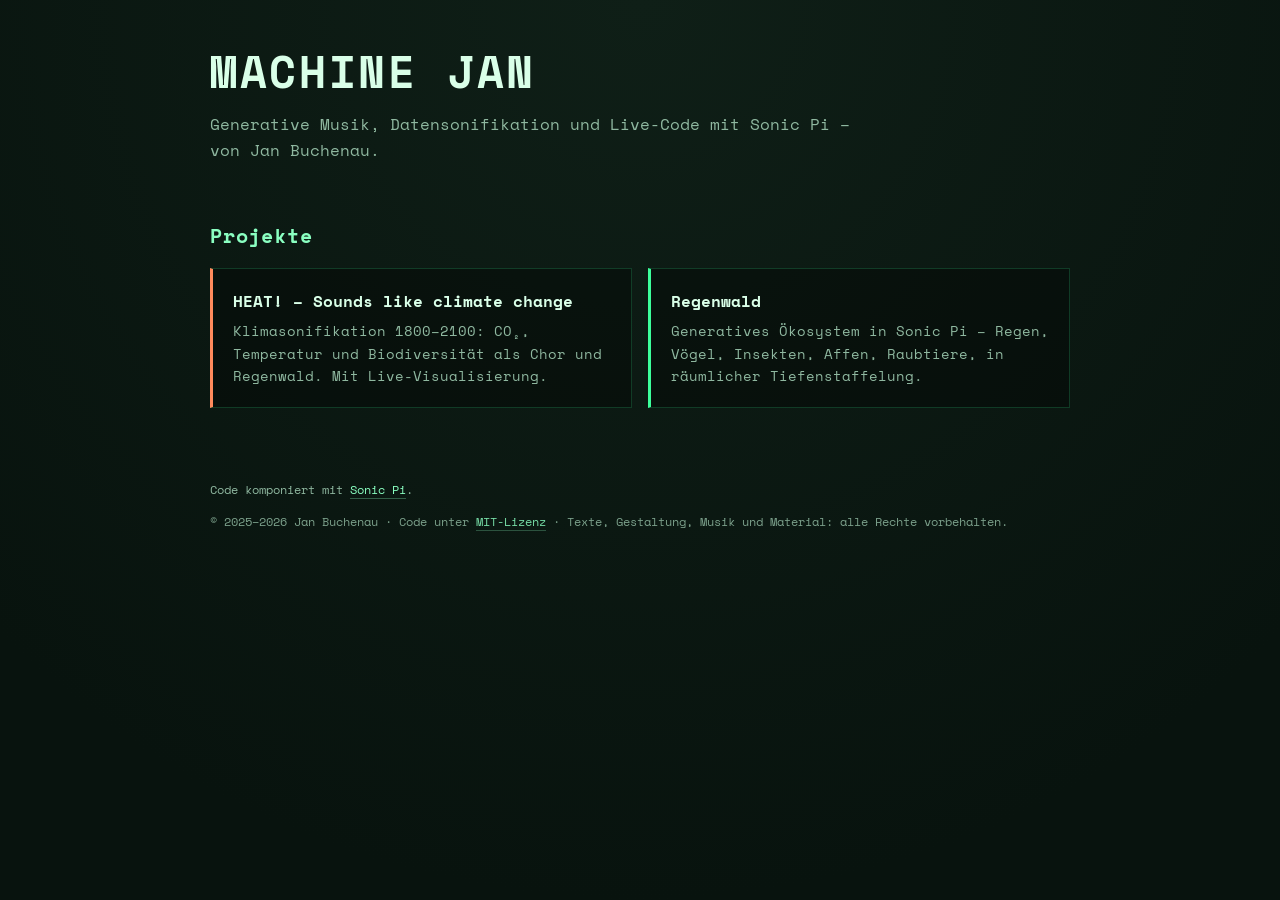
<file: index.html>
<!DOCTYPE html>
<html lang="de">
<head>
  <meta charset="UTF-8">
  <meta name="viewport" content="width=device-width, initial-scale=1.0">
  <title>Machine Jan</title>
  <link rel="preconnect" href="https://fonts.googleapis.com">
  <link href="https://fonts.googleapis.com/css2?family=Space+Mono:wght@400;700&display=swap" rel="stylesheet">
  <link rel="stylesheet" href="site.css">
</head>
<body>
<main>
  <h1>MACHINE JAN</h1>
  <p class="lead">Generative Musik, Datensonifikation und Live-Code mit Sonic Pi – von Jan Buchenau.</p>

  <h2>Projekte</h2>
  <div class="cards">
    <a class="card warm" href="heat/">
      <h3>HEAT! – Sounds like climate change</h3>
      <p>Klimasonifikation 1800–2100: CO₂, Temperatur und Biodiversität als Chor und Regenwald. Mit Live-Visualisierung.</p>
    </a>
    <a class="card" href="regenwald/">
      <h3>Regenwald</h3>
      <p>Generatives Ökosystem in Sonic Pi – Regen, Vögel, Insekten, Affen, Raubtiere, in räumlicher Tiefenstaffelung.</p>
    </a>
  </div>

  <footer>Code komponiert mit <a href="https://sonic-pi.net" target="_blank" rel="noopener">Sonic Pi</a>.<br><span class="copy">© 2025–2026 Jan Buchenau · Code unter <a href="https://github.com/machine-jan/machine-jan.github.io/blob/main/LICENSE" target="_blank" rel="noopener">MIT-Lizenz</a> · Texte, Gestaltung, Musik und Material: alle Rechte vorbehalten.</span>
  </footer>
</main>
</body>
</html>
</file>
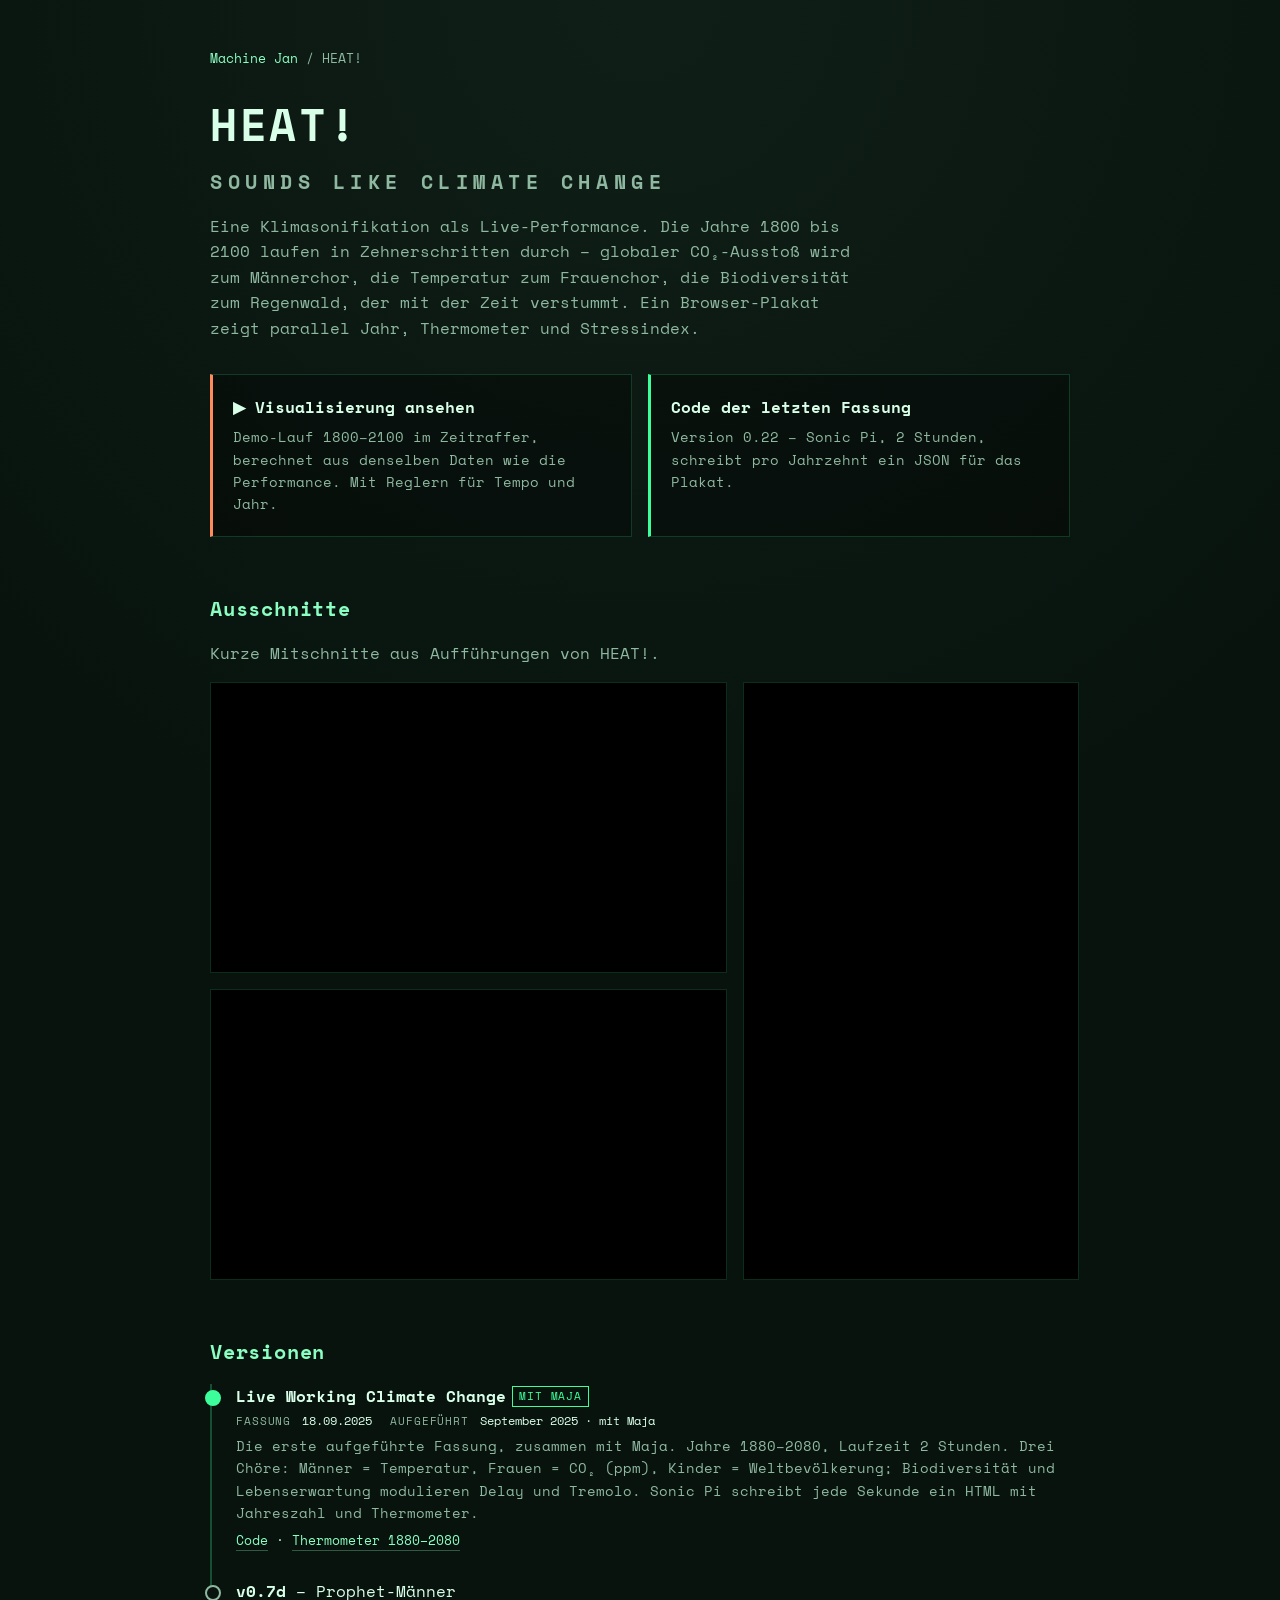
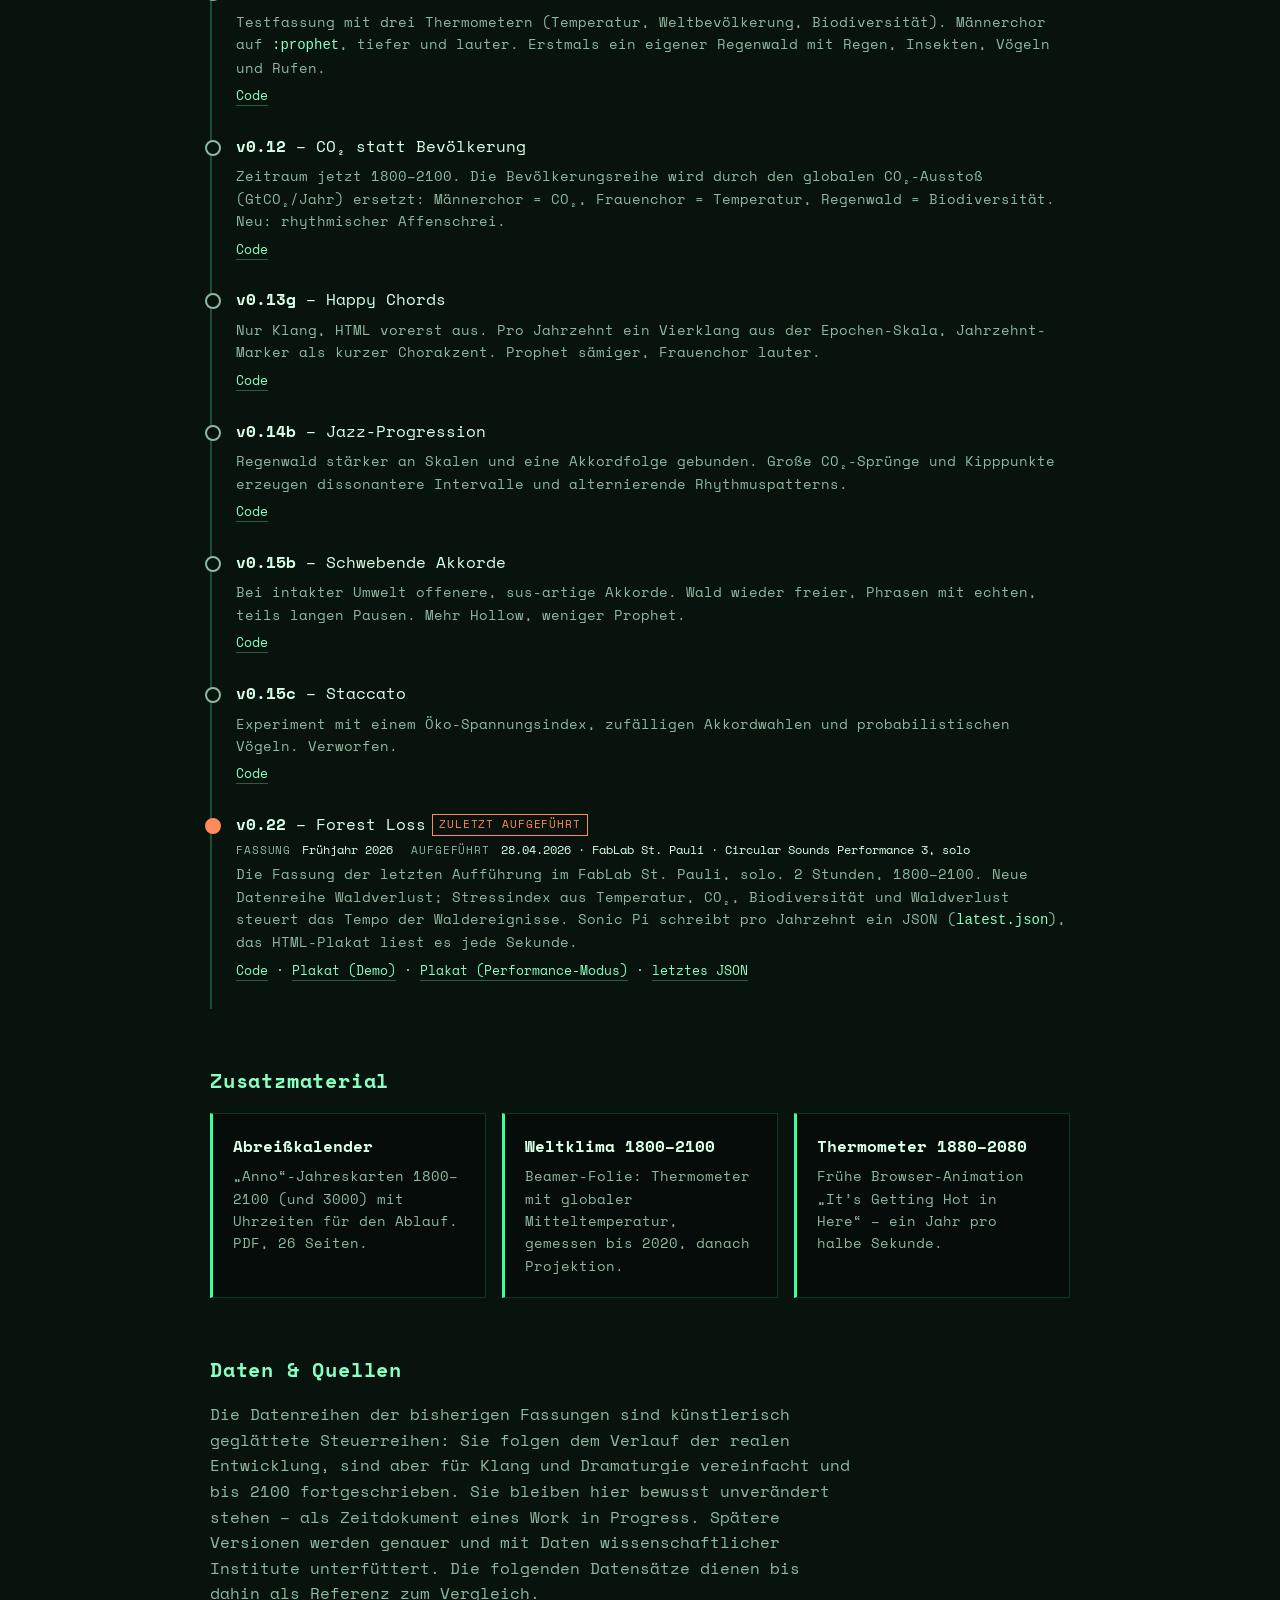
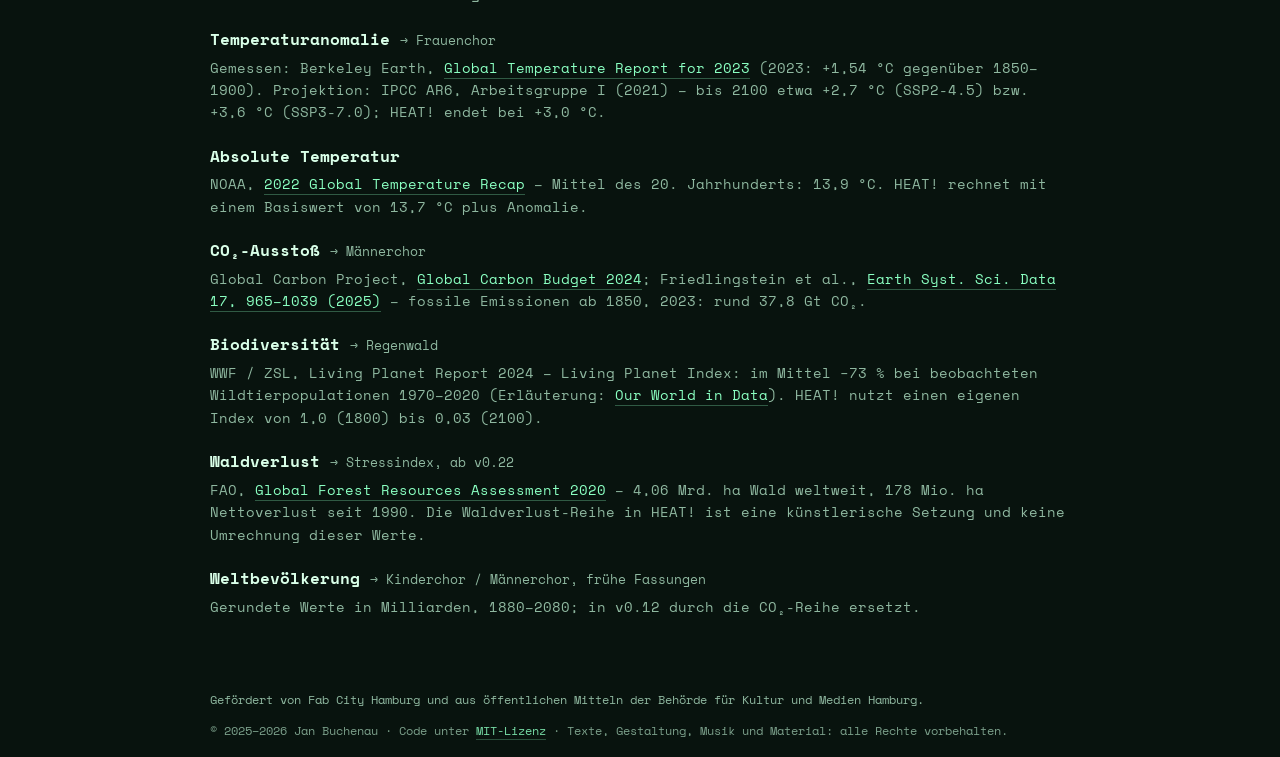
<file: climate-sonification/index.html>
<!DOCTYPE html>
<html lang="de"><head><meta charset="UTF-8"><title>Weiterleitung</title>
<meta http-equiv="refresh" content="0; url=../heat/">
<link rel="canonical" href="../heat/"></head>
<body style="background:#08130e;color:#d9ffe8;font-family:monospace;padding:40px">
Die Seite ist umgezogen: <a style="color:#8affc1" href="../heat/">../heat/</a></body></html>
</file>
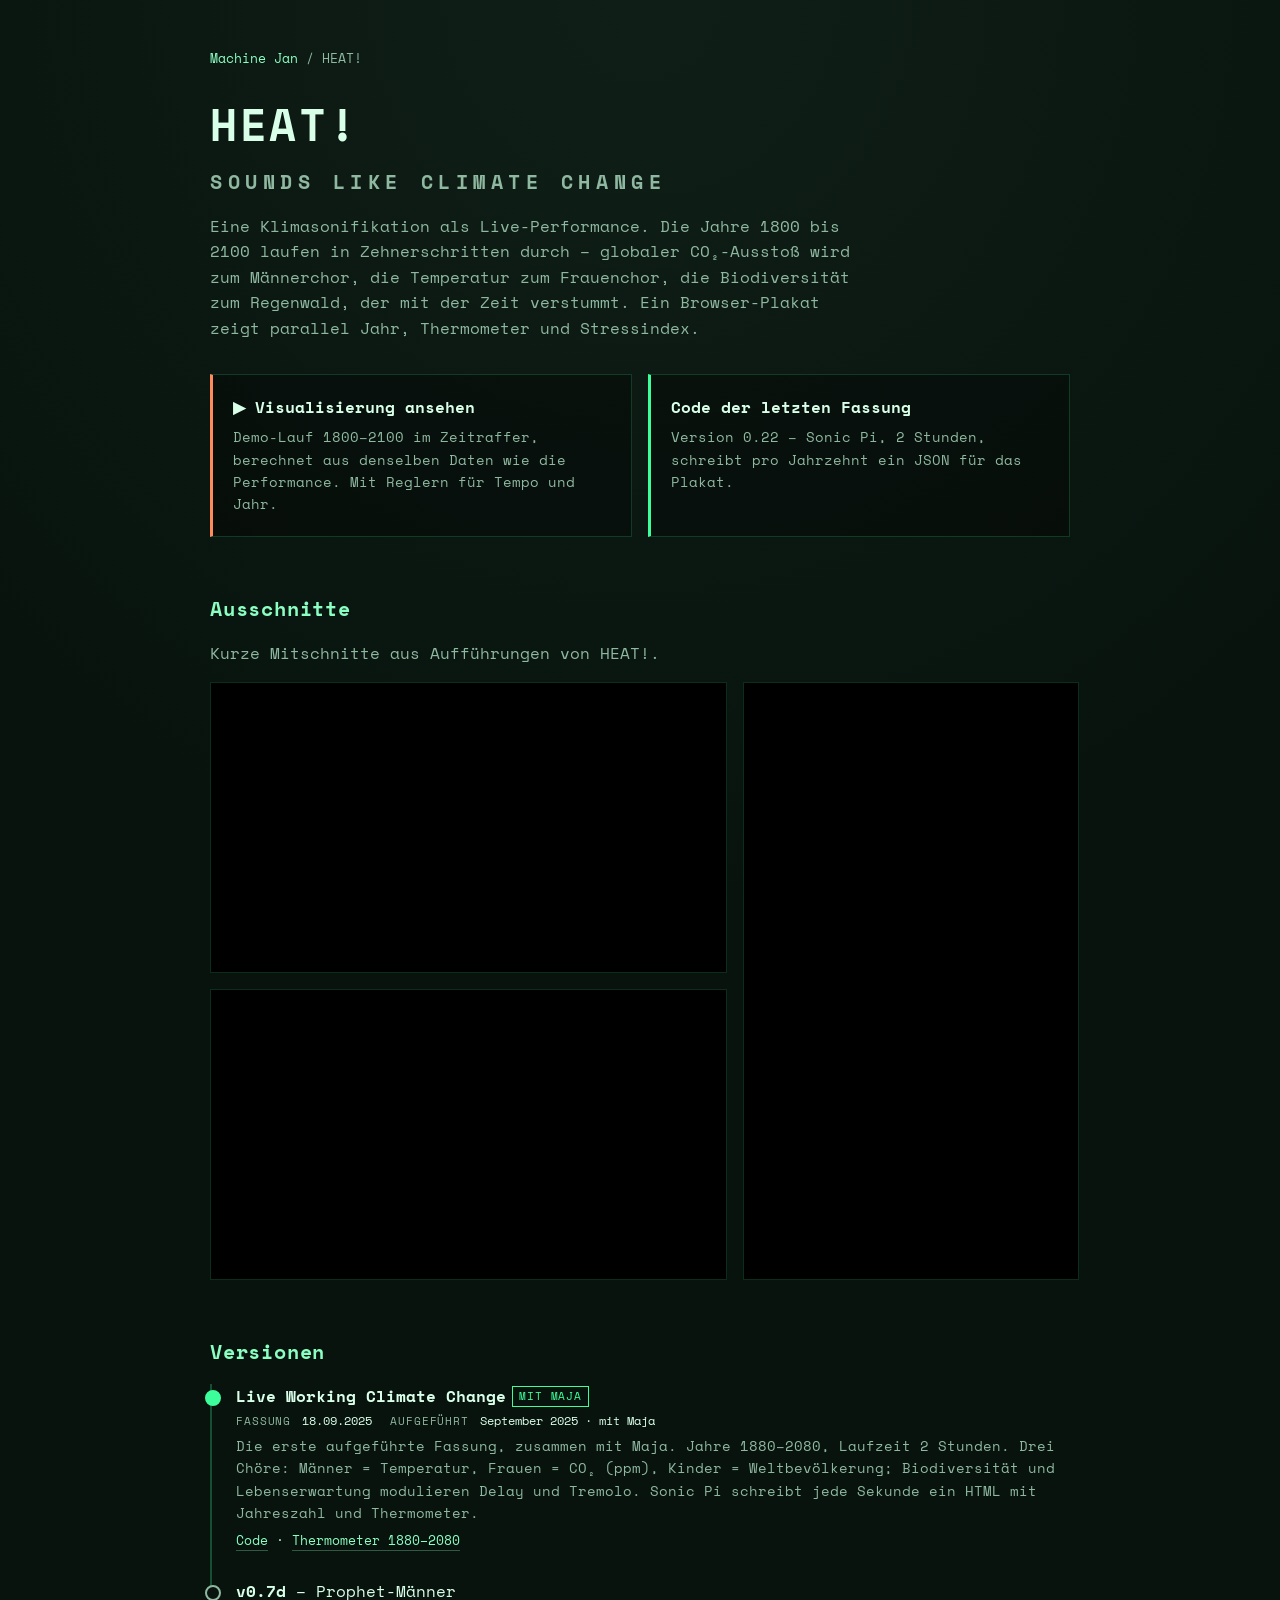
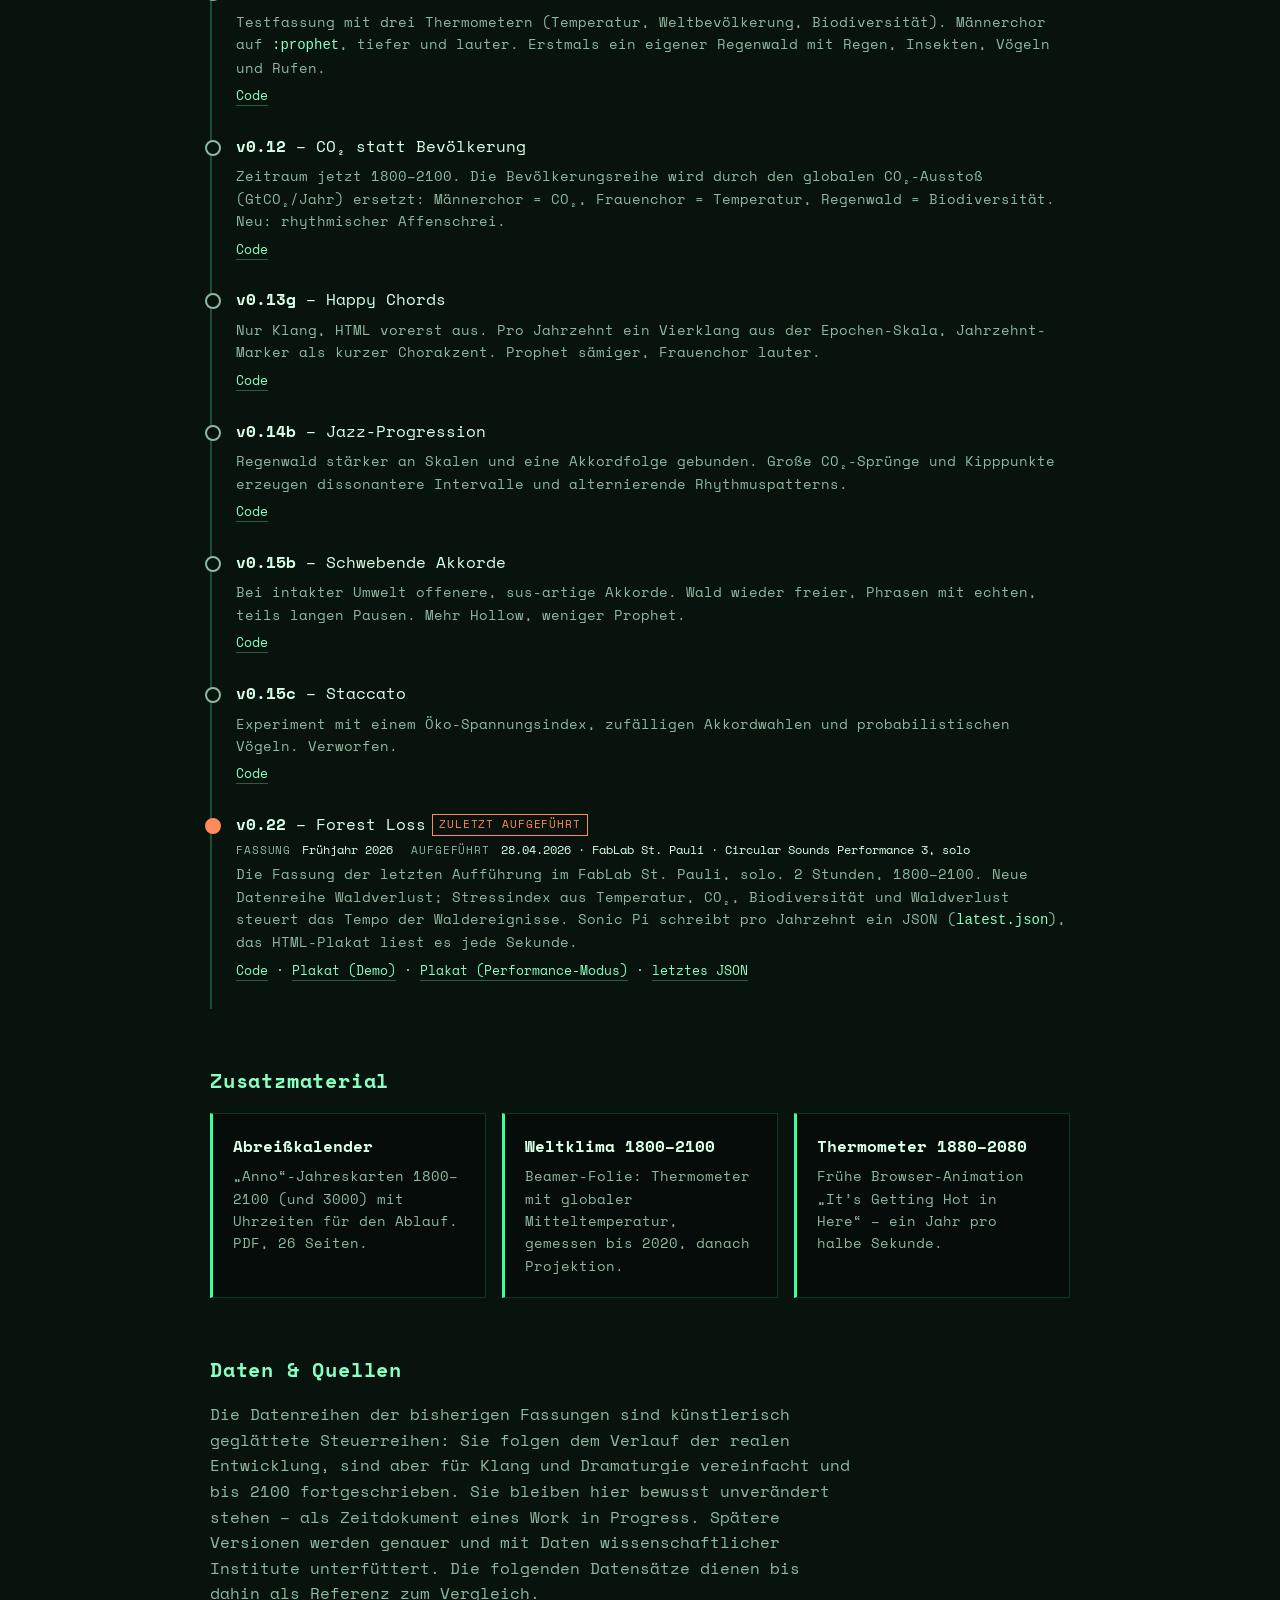
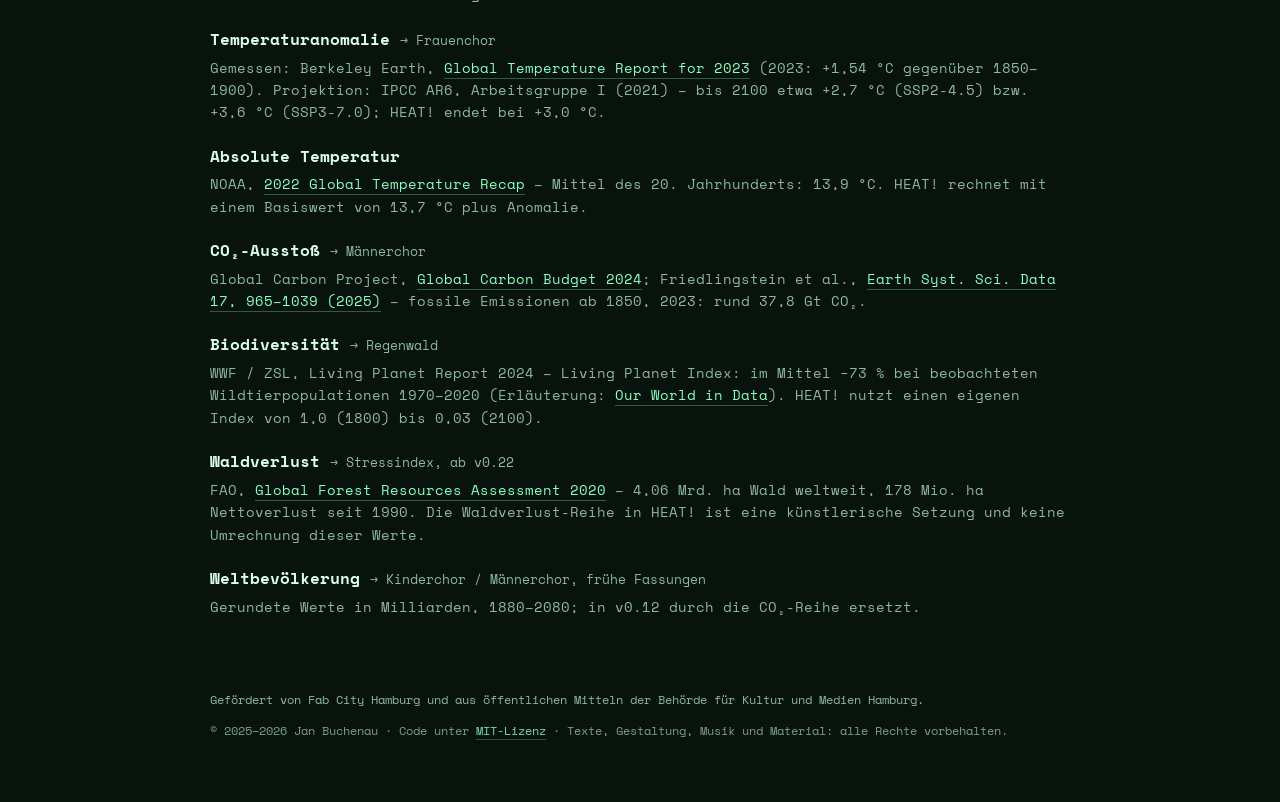
<file: heat/index.html>
<!DOCTYPE html>
<html lang="de">
<head>
  <meta charset="UTF-8">
  <meta name="viewport" content="width=device-width, initial-scale=1.0">
  <title>HEAT! – Sounds like climate change</title>
  <link href="https://fonts.googleapis.com/css2?family=Space+Mono:wght@400;700&display=swap" rel="stylesheet">
  <link rel="stylesheet" href="../site.css">
</head>
<body>
<main>
  <div class="crumbs"><a href="../">Machine Jan</a> / HEAT!</div>

  <h1>HEAT!<br><small style="font-size:0.45em;letter-spacing:0.28em;color:var(--muted)">SOUNDS LIKE CLIMATE CHANGE</small></h1>
  <p class="lead">
    Eine Klimasonifikation als Live-Performance. Die Jahre 1800 bis 2100 laufen in Zehnerschritten durch –
    globaler CO₂-Ausstoß wird zum Männerchor, die Temperatur zum Frauenchor, die Biodiversität zum Regenwald,
    der mit der Zeit verstummt. Ein Browser-Plakat zeigt parallel Jahr, Thermometer und Stressindex.
  </p>

  <div class="cards" style="margin-top:32px">
    <a class="card warm" href="live/demo.html">
      <h3>▶ Visualisierung ansehen</h3>
      <p>Demo-Lauf 1800–2100 im Zeitraffer, berechnet aus denselben Daten wie die Performance. Mit Reglern für Tempo und Jahr.</p>
    </a>
    <a class="card" href="../code.html?f=heat/scripts/v0.22_performance_forest-loss.rb">
      <h3>Code der letzten Fassung</h3>
      <p>Version 0.22 – Sonic Pi, 2 Stunden, schreibt pro Jahrzehnt ein JSON für das Plakat.</p>
    </a>
  </div>

  <h2>Ausschnitte</h2>
  <p class="lead">Kurze Mitschnitte aus Aufführungen von HEAT!.</p>
  <div class="videos">
    <div class="video"><iframe src="https://www.youtube-nocookie.com/embed/vZtKsDzIoi4" title="HEAT! – Ausschnitt 1" loading="lazy" allow="accelerometer; clipboard-write; encrypted-media; gyroscope; picture-in-picture; web-share" referrerpolicy="strict-origin-when-cross-origin" allowfullscreen></iframe></div>
    <div class="video"><iframe src="https://www.youtube-nocookie.com/embed/RiAKeQIvh2Q" title="HEAT! – Ausschnitt 2" loading="lazy" allow="accelerometer; clipboard-write; encrypted-media; gyroscope; picture-in-picture; web-share" referrerpolicy="strict-origin-when-cross-origin" allowfullscreen></iframe></div>
    <div class="video short"><iframe src="https://www.youtube-nocookie.com/embed/39Nvq7974cA" title="HEAT! – Ausschnitt 3 (Hochformat)" loading="lazy" allow="accelerometer; clipboard-write; encrypted-media; gyroscope; picture-in-picture; web-share" referrerpolicy="strict-origin-when-cross-origin" allowfullscreen></iframe></div>
  </div>

  <h2>Versionen</h2>
  <ol class="timeline">
    <li class="key">
      <span class="ver">Live Working Climate Change</span><span class="tag key">mit Maja</span>
      <div class="dates"><span><b>Fassung</b> 18.09.2025</span><span><b>Aufgeführt</b> September 2025 · mit Maja</span></div>
      <p>
        Die erste aufgeführte Fassung, zusammen mit Maja. Jahre 1880–2080, Laufzeit 2 Stunden.
        Drei Chöre: Männer = Temperatur, Frauen = CO₂ (ppm), Kinder = Weltbevölkerung;
        Biodiversität und Lebenserwartung modulieren Delay und Tremolo.
        Sonic Pi schreibt jede Sekunde ein HTML mit Jahreszahl und Thermometer.
      </p>
      <div class="links">
        <a href="../code.html?f=heat/scripts/v0.x_live-climate-change_mit-maja.rb">Code</a> ·
        <a href="material/thermometer-1880-2080.html">Thermometer 1880–2080</a>
      </div>
    </li>
    <li>
      <span class="ver">v0.7d</span> – Prophet-Männer
      <div class="dates"><!-- <span><b>Fassung</b> TT.MM.JJJJ</span> --><!-- <span><b>Aufgeführt</b> TT.MM.JJJJ · Ort</span> --></div>
      <p>Testfassung mit drei Thermometern (Temperatur, Weltbevölkerung, Biodiversität). Männerchor auf <code>:prophet</code>, tiefer und lauter. Erstmals ein eigener Regenwald mit Regen, Insekten, Vögeln und Rufen.</p>
      <div class="links"><a href="../code.html?f=heat/scripts/v0.7d_prophet-maenner.rb">Code</a></div>
    </li>
    <li>
      <span class="ver">v0.12</span> – CO₂ statt Bevölkerung
      <div class="dates"><!-- <span><b>Fassung</b> TT.MM.JJJJ</span> --><!-- <span><b>Aufgeführt</b> TT.MM.JJJJ · Ort</span> --></div>
      <p>Zeitraum jetzt 1800–2100. Die Bevölkerungsreihe wird durch den globalen CO₂-Ausstoß (GtCO₂/Jahr) ersetzt: Männerchor = CO₂, Frauenchor = Temperatur, Regenwald = Biodiversität. Neu: rhythmischer Affenschrei.</p>
      <div class="links"><a href="../code.html?f=heat/scripts/v0.12_visualisierung-co2.rb">Code</a></div>
    </li>
    <li>
      <span class="ver">v0.13g</span> – Happy Chords
      <div class="dates"><!-- <span><b>Fassung</b> TT.MM.JJJJ</span> --><!-- <span><b>Aufgeführt</b> TT.MM.JJJJ · Ort</span> --></div>
      <p>Nur Klang, HTML vorerst aus. Pro Jahrzehnt ein Vierklang aus der Epochen-Skala, Jahrzehnt-Marker als kurzer Chorakzent. Prophet sämiger, Frauenchor lauter.</p>
      <div class="links"><a href="../code.html?f=heat/scripts/v0.13g_happichords.rb">Code</a></div>
    </li>
    <li>
      <span class="ver">v0.14b</span> – Jazz-Progression
      <div class="dates"><!-- <span><b>Fassung</b> TT.MM.JJJJ</span> --><!-- <span><b>Aufgeführt</b> TT.MM.JJJJ · Ort</span> --></div>
      <p>Regenwald stärker an Skalen und eine Akkordfolge gebunden. Große CO₂-Sprünge und Kipppunkte erzeugen dissonantere Intervalle und alternierende Rhythmuspatterns.</p>
      <div class="links"><a href="../code.html?f=heat/scripts/v0.14b_jazz-progression.rb">Code</a></div>
    </li>
    <li>
      <span class="ver">v0.15b</span> – Schwebende Akkorde
      <div class="dates"><!-- <span><b>Fassung</b> TT.MM.JJJJ</span> --><!-- <span><b>Aufgeführt</b> TT.MM.JJJJ · Ort</span> --></div>
      <p>Bei intakter Umwelt offenere, sus-artige Akkorde. Wald wieder freier, Phrasen mit echten, teils langen Pausen. Mehr Hollow, weniger Prophet.</p>
      <div class="links"><a href="../code.html?f=heat/scripts/v0.15b_sus-chords.rb">Code</a></div>
    </li>
    <li>
      <span class="ver">v0.15c</span> – Staccato
      <div class="dates"><!-- <span><b>Fassung</b> TT.MM.JJJJ</span> --><!-- <span><b>Aufgeführt</b> TT.MM.JJJJ · Ort</span> --></div>
      <p>Experiment mit einem Öko-Spannungsindex, zufälligen Akkordwahlen und probabilistischen Vögeln. Verworfen.</p>
      <div class="links"><a href="../code.html?f=heat/scripts/v0.15c_stakkato.rb">Code</a></div>
    </li>
    <li class="final">
      <span class="ver">v0.22</span> – Forest Loss<span class="tag final">zuletzt aufgeführt</span>
      <div class="dates"><span><b>Fassung</b> Frühjahr 2026</span><span><b>Aufgeführt</b> 28.04.2026 · FabLab St. Pauli · Circular Sounds Performance 3, solo</span></div>
      <p>
        Die Fassung der letzten Aufführung im FabLab St. Pauli, solo. 2 Stunden, 1800–2100.
        Neue Datenreihe Waldverlust; Stressindex aus Temperatur, CO₂, Biodiversität und Waldverlust
        steuert das Tempo der Waldereignisse. Sonic Pi schreibt pro Jahrzehnt ein JSON
        (<code>latest.json</code>), das HTML-Plakat liest es jede Sekunde.
      </p>
      <div class="links">
        <a href="../code.html?f=heat/scripts/v0.22_performance_forest-loss.rb">Code</a> ·
        <a href="live/demo.html">Plakat (Demo)</a> ·
        <a href="live/">Plakat (Performance-Modus)</a> ·
        <a href="live/latest.json">letztes JSON</a>
      </div>
    </li>
  </ol>

  <h2>Zusatzmaterial</h2>
  <div class="cards">
    <a class="card" href="material/abreisskalender.pdf">
      <h3>Abreißkalender</h3>
      <p>„Anno“-Jahreskarten 1800–2100 (und 3000) mit Uhrzeiten für den Ablauf. PDF, 26 Seiten.</p>
    </a>
    <a class="card" href="material/weltklima-beamer_v5.html">
      <h3>Weltklima 1800–2100</h3>
      <p>Beamer-Folie: Thermometer mit globaler Mitteltemperatur, gemessen bis 2020, danach Projektion.</p>
    </a>
    <a class="card" href="material/thermometer-1880-2080.html">
      <h3>Thermometer 1880–2080</h3>
      <p>Frühe Browser-Animation „It’s Getting Hot in Here“ – ein Jahr pro halbe Sekunde.</p>
    </a>
  </div>

  <h2 id="quellen">Daten &amp; Quellen</h2>
  <p class="lead">
    Die Datenreihen der bisherigen Fassungen sind künstlerisch geglättete Steuerreihen: Sie folgen dem Verlauf
    der realen Entwicklung, sind aber für Klang und Dramaturgie vereinfacht und bis 2100 fortgeschrieben.
    Sie bleiben hier bewusst unverändert stehen – als Zeitdokument eines Work in Progress.
    Spätere Versionen werden genauer und mit Daten wissenschaftlicher Institute unterfüttert.
    Die folgenden Datensätze dienen bis dahin als Referenz zum Vergleich.
  </p>
  <dl class="sources">
    <dt>Temperaturanomalie <span>→ Frauenchor</span></dt>
    <dd>
      Gemessen: Berkeley Earth, <a href="https://berkeleyearth.org/global-temperature-report-for-2023/" target="_blank" rel="noopener">Global Temperature Report for 2023</a>
      (2023: +1,54 °C gegenüber 1850–1900).
      Projektion: IPCC AR6, Arbeitsgruppe I (2021) – bis 2100 etwa +2,7 °C (SSP2-4.5) bzw. +3,6 °C (SSP3-7.0);
      HEAT! endet bei +3,0 °C.
    </dd>
    <dt>Absolute Temperatur</dt>
    <dd>
      NOAA, <a href="https://climate.gov/news-features/understanding-climate/2022-global-temperature-recap" target="_blank" rel="noopener">2022 Global Temperature Recap</a>
      – Mittel des 20. Jahrhunderts: 13,9 °C. HEAT! rechnet mit einem Basiswert von 13,7 °C plus Anomalie.
    </dd>
    <dt>CO₂-Ausstoß <span>→ Männerchor</span></dt>
    <dd>
      Global Carbon Project, <a href="https://doi.org/10.18160/gcp-2024" target="_blank" rel="noopener">Global Carbon Budget 2024</a>;
      Friedlingstein et al., <a href="https://doi.org/10.5194/essd-17-965-2025" target="_blank" rel="noopener">Earth Syst. Sci. Data 17, 965–1039 (2025)</a>
      – fossile Emissionen ab 1850, 2023: rund 37,8 Gt CO₂.
    </dd>
    <dt>Biodiversität <span>→ Regenwald</span></dt>
    <dd>
      WWF / ZSL, Living Planet Report 2024 – Living Planet Index: im Mittel −73 % bei beobachteten Wildtierpopulationen
      1970–2020 (Erläuterung: <a href="https://ourworldindata.org/2024-living-planet-index" target="_blank" rel="noopener">Our World in Data</a>).
      HEAT! nutzt einen eigenen Index von 1,0 (1800) bis 0,03 (2100).
    </dd>
    <dt>Waldverlust <span>→ Stressindex, ab v0.22</span></dt>
    <dd>
      FAO, <a href="https://www.fao.org/forest-resources-assessment/2020" target="_blank" rel="noopener">Global Forest Resources Assessment 2020</a>
      – 4,06 Mrd. ha Wald weltweit, 178 Mio. ha Nettoverlust seit 1990.
      Die Waldverlust-Reihe in HEAT! ist eine künstlerische Setzung und keine Umrechnung dieser Werte.
    </dd>
    <dt>Weltbevölkerung <span>→ Kinderchor / Männerchor, frühe Fassungen</span></dt>
    <dd>Gerundete Werte in Milliarden, 1880–2080; in v0.12 durch die CO₂-Reihe ersetzt.</dd>
  </dl>

  <footer>
    Gefördert von Fab City Hamburg und aus öffentlichen Mitteln der Behörde für Kultur und Medien Hamburg.<br><span class="copy">© 2025–2026 Jan Buchenau · Code unter <a href="https://github.com/machine-jan/machine-jan.github.io/blob/main/LICENSE" target="_blank" rel="noopener">MIT-Lizenz</a> · Texte, Gestaltung, Musik und Material: alle Rechte vorbehalten.</span>
  </footer>
</main>
</body>
</html>
</file>
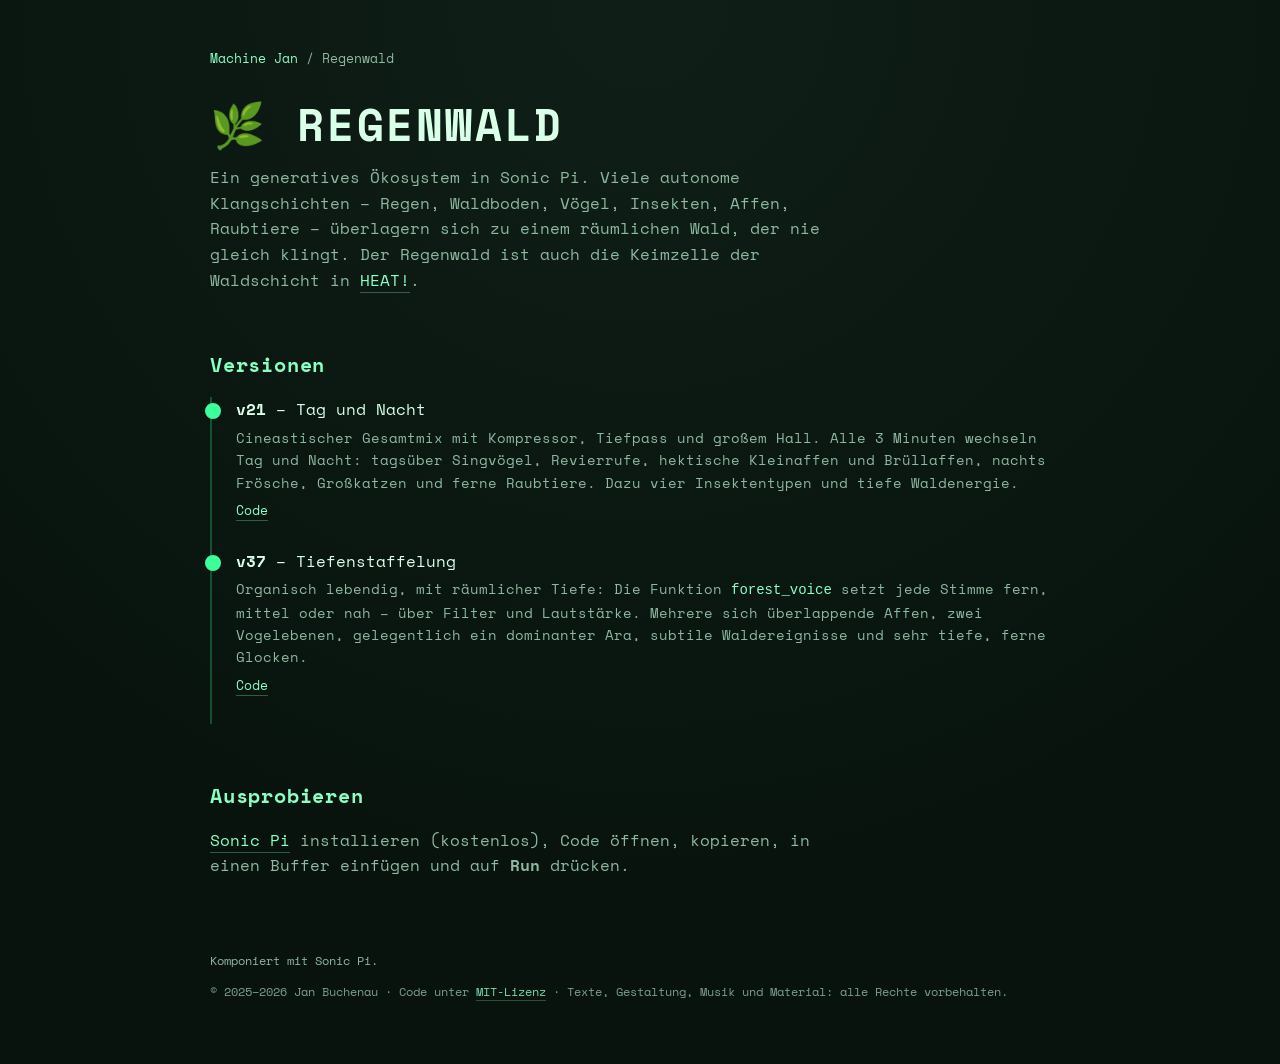
<file: regenwald/index.html>
<!DOCTYPE html>
<html lang="de">
<head>
  <meta charset="UTF-8">
  <meta name="viewport" content="width=device-width, initial-scale=1.0">
  <title>Regenwald – Machine Jan</title>
  <link href="https://fonts.googleapis.com/css2?family=Space+Mono:wght@400;700&display=swap" rel="stylesheet">
  <link rel="stylesheet" href="../site.css">
</head>
<body>
<main>
  <div class="crumbs"><a href="../">Machine Jan</a> / Regenwald</div>

  <h1>🌿 REGENWALD</h1>
  <p class="lead">
    Ein generatives Ökosystem in Sonic Pi. Viele autonome Klangschichten – Regen, Waldboden,
    Vögel, Insekten, Affen, Raubtiere – überlagern sich zu einem räumlichen Wald, der nie gleich klingt.
    Der Regenwald ist auch die Keimzelle der Waldschicht in <a href="../heat/">HEAT!</a>.
  </p>

  <h2>Versionen</h2>
  <ol class="timeline">
    <li class="key">
      <span class="ver">v21</span> – Tag und Nacht
      <p>
        Cineastischer Gesamtmix mit Kompressor, Tiefpass und großem Hall. Alle 3 Minuten wechseln Tag und Nacht:
        tagsüber Singvögel, Revierrufe, hektische Kleinaffen und Brüllaffen, nachts Frösche, Großkatzen und
        ferne Raubtiere. Dazu vier Insektentypen und tiefe Waldenergie.
      </p>
      <div class="links"><a href="../code.html?f=regenwald/scripts/regenwald_v21.rb">Code</a></div>
    </li>
    <li class="key">
      <span class="ver">v37</span> – Tiefenstaffelung
      <p>
        Organisch lebendig, mit räumlicher Tiefe: Die Funktion <code>forest_voice</code> setzt jede Stimme
        fern, mittel oder nah – über Filter und Lautstärke. Mehrere sich überlappende Affen, zwei Vogelebenen,
        gelegentlich ein dominanter Ara, subtile Waldereignisse und sehr tiefe, ferne Glocken.
      </p>
      <div class="links"><a href="../code.html?f=regenwald/scripts/regenwald_v37.rb">Code</a></div>
    </li>
  </ol>

  <h2>Ausprobieren</h2>
  <p class="lead">
    <a href="https://sonic-pi.net" target="_blank" rel="noopener">Sonic Pi</a> installieren (kostenlos),
    Code öffnen, kopieren, in einen Buffer einfügen und auf <strong>Run</strong> drücken.
  </p>

  <footer>Komponiert mit Sonic Pi.<br><span class="copy">© 2025–2026 Jan Buchenau · Code unter <a href="https://github.com/machine-jan/machine-jan.github.io/blob/main/LICENSE" target="_blank" rel="noopener">MIT-Lizenz</a> · Texte, Gestaltung, Musik und Material: alle Rechte vorbehalten.</span>
  </footer>
</main>
</body>
</html>
</file>
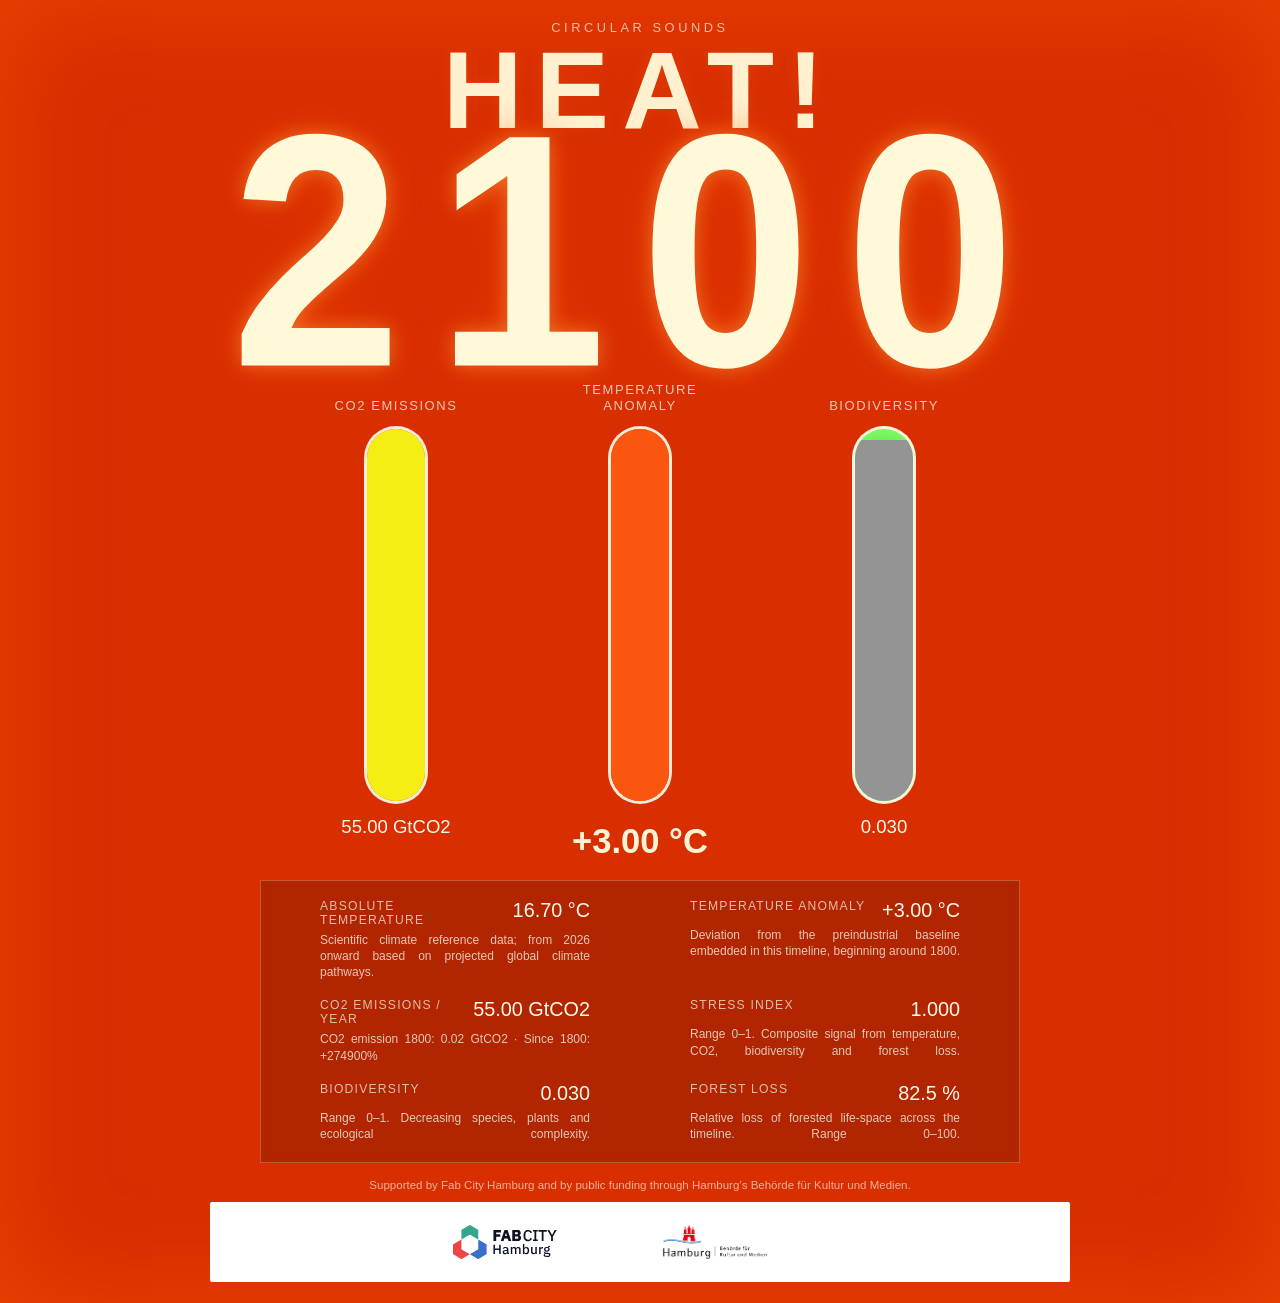
<file: heat/live/index.html>
<!DOCTYPE html>
<html lang="de">
<head>
  <meta charset="UTF-8">
  <meta name="viewport" content="width=device-width, initial-scale=1.0">
  <title>HEAT!</title>
  <link rel="stylesheet" href="style.css">
</head>
<body>
  <main class="poster">
    <header class="poster-header">
      <div class="series-title">Circular Sounds</div>
      <h1 class="main-title">HEAT!</h1>
    </header>

    <section class="year-section">
      <div id="year" class="year-display">----</div>
    </section>

    <section class="thermo-row">
      <div class="thermo-col">
        <div class="thermo-heading">CO2 Emissions</div>
        <div class="thermo-shell thermo-co2-shell">
          <div id="co2-fill" class="thermo-fill"></div>
        </div>
        <div class="thermo-reading">
          <span id="co2">--</span> GtCO2
        </div>
      </div>

      <div class="thermo-col">
        <div class="thermo-heading thermo-heading-stack">
          <span>Temperature</span>
          <span>Anomaly</span>
        </div>
        <div class="thermo-shell thermo-anomaly-shell">
          <div id="anomaly-fill" class="thermo-fill"></div>
        </div>
        <div class="thermo-reading thermo-reading-big">
          <span id="anomaly">--</span> °C
        </div>
      </div>

      <div class="thermo-col">
        <div class="thermo-heading">Biodiversity</div>
        <div class="thermo-shell thermo-bio-shell">
          <div id="bio-fill" class="thermo-fill bio-loss"></div>
        </div>
        <div class="thermo-reading">
          <span id="biodiversity">--</span>
        </div>
      </div>
    </section>

    <section class="info-box">
      <div class="info-grid">
        <div class="info-item">
          <div class="info-inner">
            <div class="info-head">
              <div class="info-label">Absolute temperature</div>
              <div class="info-value"><span id="temperature">--</span> °C</div>
            </div>
            <div class="info-note">Scientific climate reference data; from 2026 onward based on projected global climate pathways.</div>
          </div>
        </div>

        <div class="info-item">
          <div class="info-inner">
            <div class="info-head">
              <div class="info-label">Temperature anomaly</div>
              <div class="info-value"><span id="anomaly-text">--</span> °C</div>
            </div>
            <div class="info-note">Deviation from the preindustrial baseline embedded in this timeline, beginning around 1800.</div>
          </div>
        </div>

        <div class="info-item">
          <div class="info-inner">
            <div class="info-head">
              <div class="info-label">CO2 emissions / year</div>
              <div class="info-value"><span id="co2-text">--</span> GtCO2</div>
            </div>
            <div class="info-note">CO2 emission 1800: <span id="co2-base">--</span> GtCO2 · Since 1800: <span id="co2-growth">--</span></div>
          </div>
        </div>

        <div class="info-item">
          <div class="info-inner">
            <div class="info-head">
              <div class="info-label">Stress index</div>
              <div class="info-value"><span id="stress">--</span></div>
            </div>
            <div class="info-note">Range 0–1. Composite signal from temperature, CO2, biodiversity and forest loss.</div>
          </div>
        </div>

        <div class="info-item">
          <div class="info-inner">
            <div class="info-head">
              <div class="info-label">Biodiversity</div>
              <div class="info-value"><span id="biodiversity-text">--</span></div>
            </div>
            <div class="info-note">Range 0–1. Decreasing species, plants and ecological complexity.</div>
          </div>
        </div>

        <div class="info-item">
          <div class="info-inner">
            <div class="info-head">
              <div class="info-label">Forest loss</div>
              <div class="info-value"><span id="forest-loss">--</span> %</div>
            </div>
            <div class="info-note">Relative loss of forested life-space across the timeline. Range 0–100.</div>
          </div>
        </div>
      </div>
    </section>

    <footer class="poster-footer">
      <div class="funding-note">
        Supported by Fab City Hamburg and by public funding through Hamburg’s Behörde für Kultur und Medien.
      </div>

      <div class="logo-strip">
        <div class="logo-row">
          <div class="logo-slot logo-slot-fabcity">
            <img
              src="logos/fchh-logo_linear_col-dark.svg"
              alt="Fab City Hamburg"
              class="logo-img"
            >
          </div>

          <div class="logo-slot logo-slot-bkm">
            <img
              src="logos/behoerde-fur-kultur-und-medien-hamburg-logo-vector.png"
              alt="Behörde für Kultur und Medien Hamburg"
              class="logo-img"
            >
          </div>
        </div>
      </div>
    </footer>
  </main>

  <script src="app.js"></script>
</body>
</html>
</file>
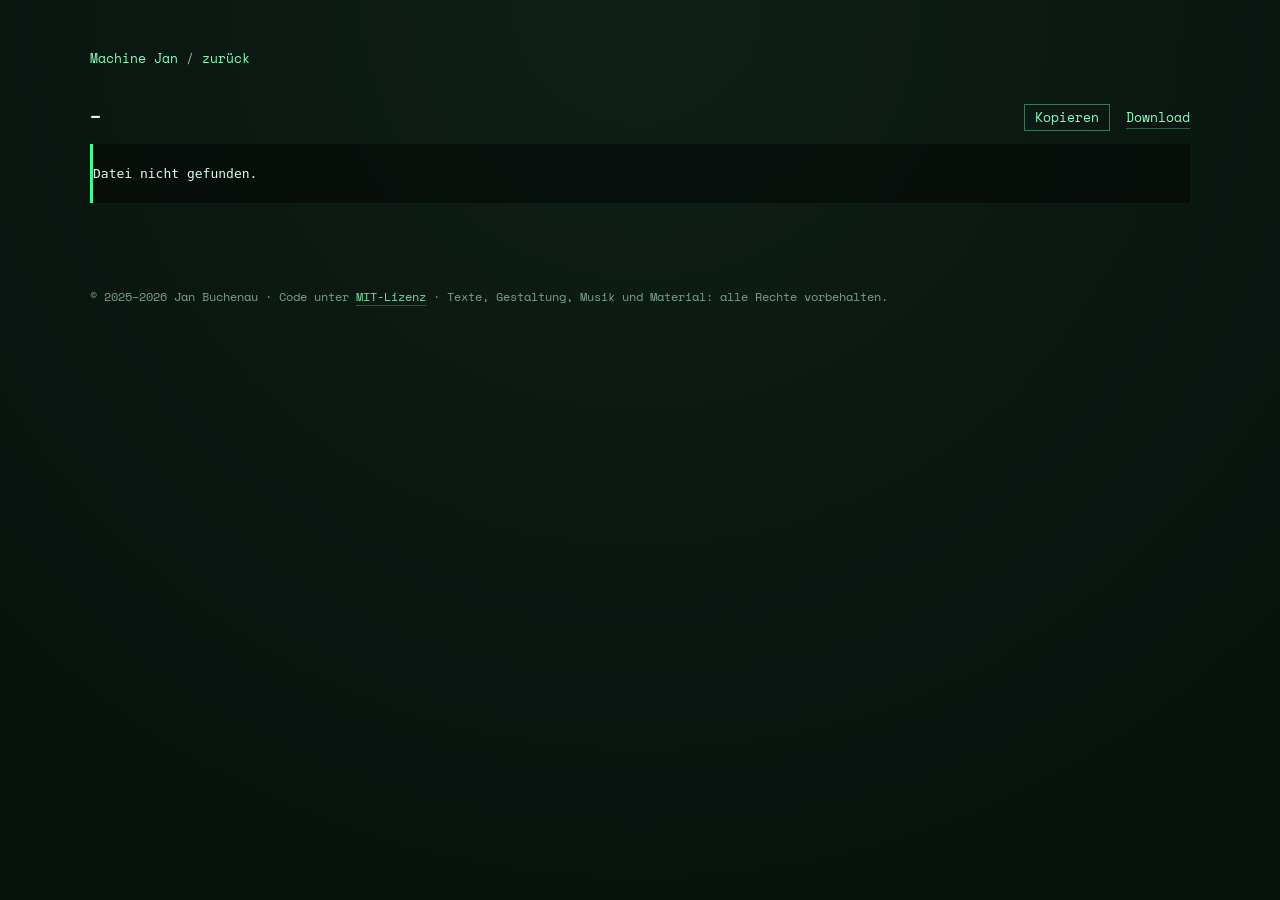
<file: code.html>
<!DOCTYPE html>
<html lang="de">
<head>
  <meta charset="UTF-8">
  <meta name="viewport" content="width=device-width, initial-scale=1.0">
  <title>Code – Machine Jan</title>
  <link href="https://fonts.googleapis.com/css2?family=Space+Mono:wght@400;700&display=swap" rel="stylesheet">
  <link rel="stylesheet" href="site.css">
  <style>
    main { max-width: 1100px; }
    .bar { display: flex; flex-wrap: wrap; gap: 16px; align-items: baseline; font-size: 13px; }
    #name { font-size: 18px; font-weight: 700; margin-right: auto; word-break: break-all; }
    pre { counter-reset: ln; padding-left: 0; }
    pre span { display: block; min-height: 1.5em; padding-left: 56px; position: relative; white-space: pre; }
    pre span::before {
      counter-increment: ln; content: counter(ln);
      position: absolute; left: 0; width: 40px; text-align: right; color: #4d6b5a;
    }
  </style>
</head>
<body>
<main>
  <div class="crumbs"><a href="./">Machine Jan</a> / <a id="back" href="./">zurück</a></div>
  <div class="bar">
    <span id="name">…</span>
    <button id="copy" type="button">Kopieren</button>
    <a id="dl" href="#" download>Download</a>
  </div>
  <pre id="code">Lade …</pre>
  <footer><span class="copy">© 2025–2026 Jan Buchenau · Code unter <a href="https://github.com/machine-jan/machine-jan.github.io/blob/main/LICENSE" target="_blank" rel="noopener">MIT-Lizenz</a> · Texte, Gestaltung, Musik und Material: alle Rechte vorbehalten.</span></footer>
</main>
<script>
  const params = new URLSearchParams(location.search);
  const f = params.get("f") || "";
  const codeEl = document.getElementById("code");
  const ok = /^[\w\-./]+\.rb$/.test(f) && !f.includes("..");
  document.getElementById("name").textContent = f.split("/").pop() || "–";
  const dir = f.split("/")[0];
  if (dir) document.getElementById("back").href = dir + "/";
  document.getElementById("dl").href = f;
  let raw = "";
  if (!ok) {
    codeEl.textContent = "Datei nicht gefunden.";
  } else {
    fetch(f).then(r => { if (!r.ok) throw 0; return r.text(); }).then(t => {
      raw = t;
      codeEl.textContent = "";
      t.replace(/\n$/, "").split("\n").forEach(line => {
        const s = document.createElement("span");
        s.textContent = line.replace(/\r$/, "") || "\u00a0";
        codeEl.appendChild(s);
      });
    }).catch(() => codeEl.textContent = "Datei nicht gefunden.");
  }
  document.getElementById("copy").onclick = async (e) => {
    try { await navigator.clipboard.writeText(raw); e.target.textContent = "Kopiert ✓"; }
    catch { e.target.textContent = "Nicht möglich"; }
  };
</script>
</body>
</html>
</file>
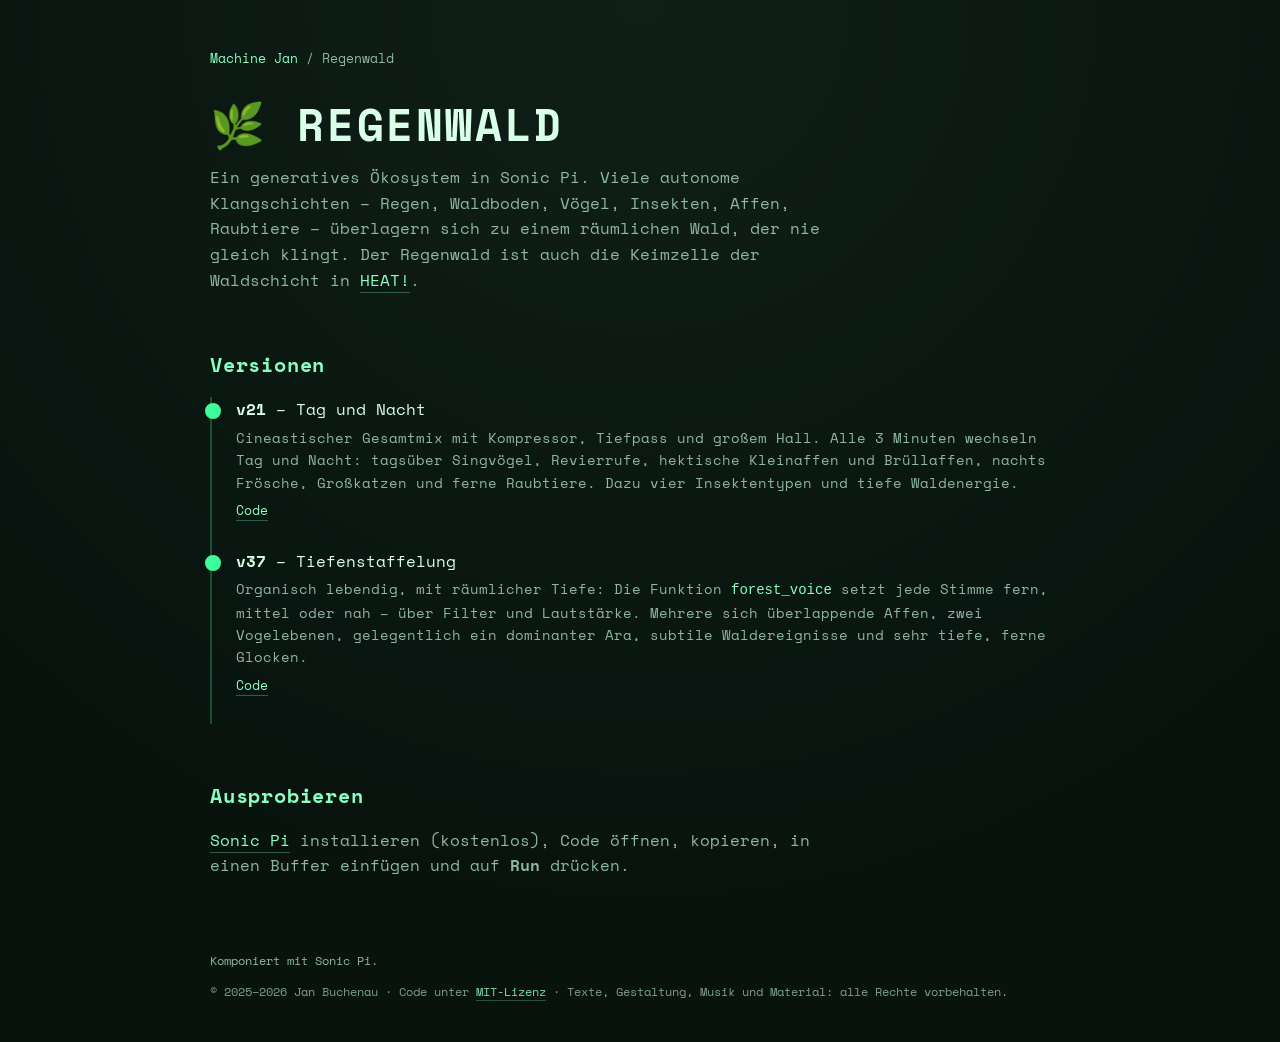
<file: rainforest.html>
<!DOCTYPE html>
<html lang="de"><head><meta charset="UTF-8"><title>Weiterleitung</title>
<meta http-equiv="refresh" content="0; url=regenwald/">
<link rel="canonical" href="regenwald/"></head>
<body style="background:#08130e;color:#d9ffe8;font-family:monospace;padding:40px">
Die Seite ist umgezogen: <a style="color:#8affc1" href="regenwald/">regenwald/</a></body></html>
</file>
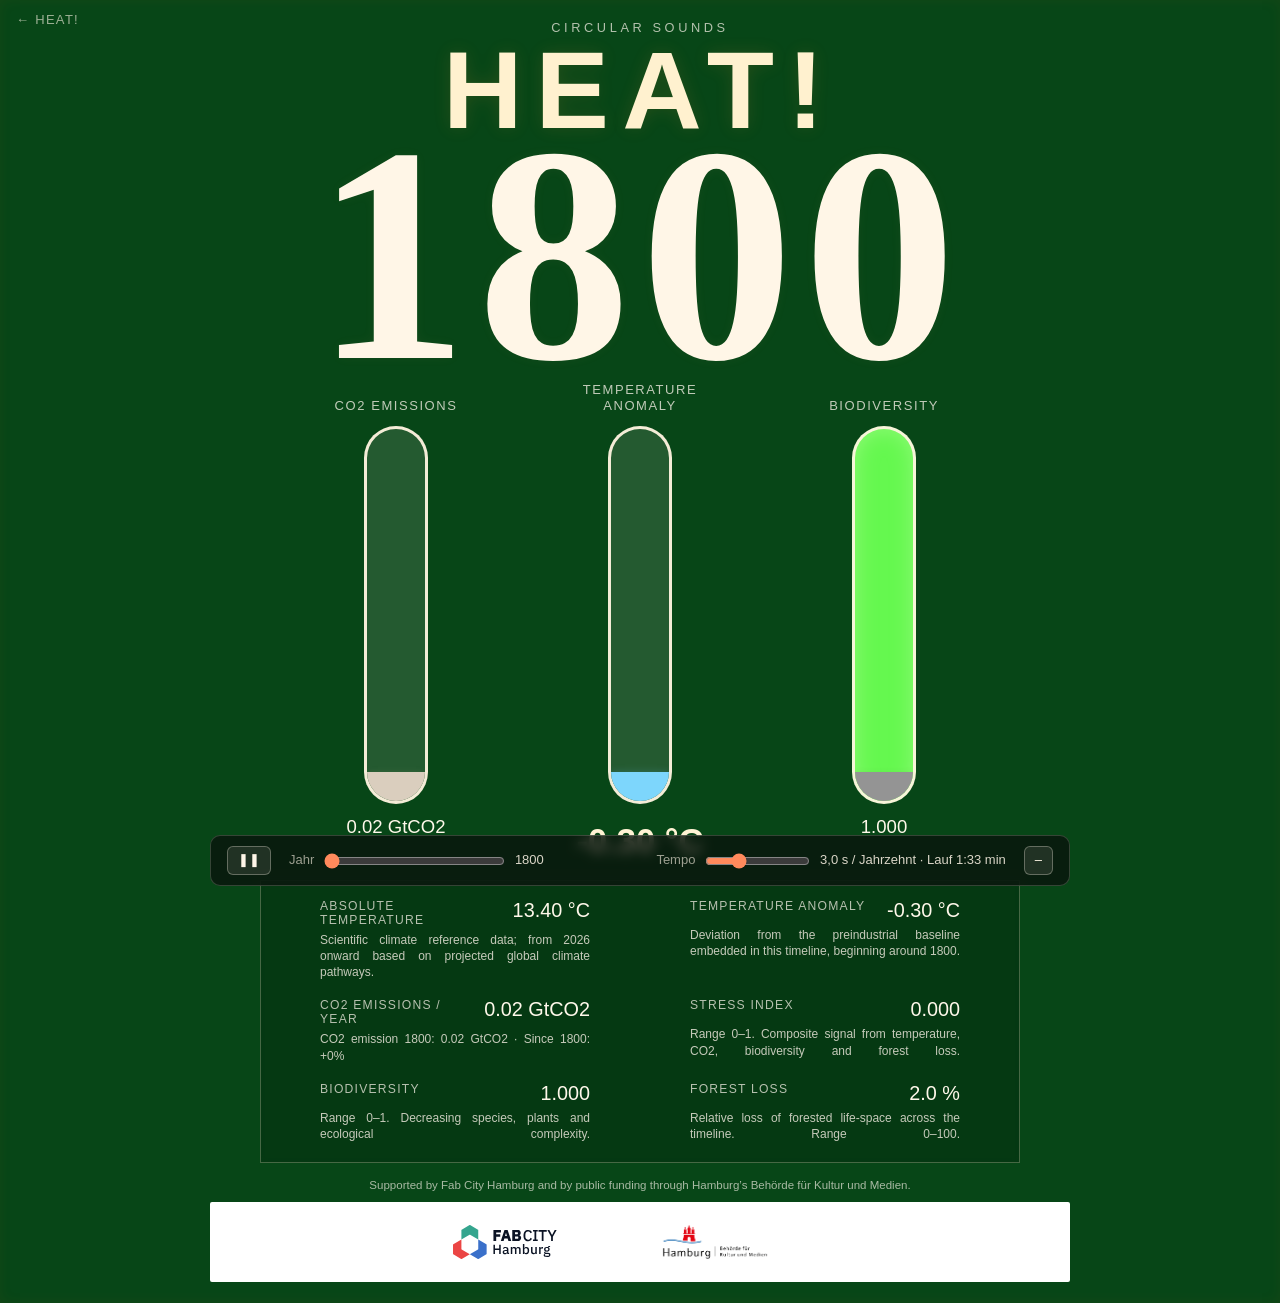
<file: heat/live/demo.html>
<!DOCTYPE html>
<html lang="de">
<head>
  <meta charset="UTF-8">
  <meta name="viewport" content="width=device-width, initial-scale=1.0">
  <title>HEAT! – Demo</title>
  <link rel="stylesheet" href="style.css">
</head>
<body>
  <main class="poster">
    <header class="poster-header">
      <div class="series-title">Circular Sounds</div>
      <h1 class="main-title">HEAT!</h1>
    </header>

    <section class="year-section">
      <div id="year" class="year-display">----</div>
    </section>

    <section class="thermo-row">
      <div class="thermo-col">
        <div class="thermo-heading">CO2 Emissions</div>
        <div class="thermo-shell thermo-co2-shell">
          <div id="co2-fill" class="thermo-fill"></div>
        </div>
        <div class="thermo-reading">
          <span id="co2">--</span> GtCO2
        </div>
      </div>

      <div class="thermo-col">
        <div class="thermo-heading thermo-heading-stack">
          <span>Temperature</span>
          <span>Anomaly</span>
        </div>
        <div class="thermo-shell thermo-anomaly-shell">
          <div id="anomaly-fill" class="thermo-fill"></div>
        </div>
        <div class="thermo-reading thermo-reading-big">
          <span id="anomaly">--</span> °C
        </div>
      </div>

      <div class="thermo-col">
        <div class="thermo-heading">Biodiversity</div>
        <div class="thermo-shell thermo-bio-shell">
          <div id="bio-fill" class="thermo-fill bio-loss"></div>
        </div>
        <div class="thermo-reading">
          <span id="biodiversity">--</span>
        </div>
      </div>
    </section>

    <section class="info-box">
      <div class="info-grid">
        <div class="info-item">
          <div class="info-inner">
            <div class="info-head">
              <div class="info-label">Absolute temperature</div>
              <div class="info-value"><span id="temperature">--</span> °C</div>
            </div>
            <div class="info-note">Scientific climate reference data; from 2026 onward based on projected global climate pathways.</div>
          </div>
        </div>

        <div class="info-item">
          <div class="info-inner">
            <div class="info-head">
              <div class="info-label">Temperature anomaly</div>
              <div class="info-value"><span id="anomaly-text">--</span> °C</div>
            </div>
            <div class="info-note">Deviation from the preindustrial baseline embedded in this timeline, beginning around 1800.</div>
          </div>
        </div>

        <div class="info-item">
          <div class="info-inner">
            <div class="info-head">
              <div class="info-label">CO2 emissions / year</div>
              <div class="info-value"><span id="co2-text">--</span> GtCO2</div>
            </div>
            <div class="info-note">CO2 emission 1800: <span id="co2-base">--</span> GtCO2 · Since 1800: <span id="co2-growth">--</span></div>
          </div>
        </div>

        <div class="info-item">
          <div class="info-inner">
            <div class="info-head">
              <div class="info-label">Stress index</div>
              <div class="info-value"><span id="stress">--</span></div>
            </div>
            <div class="info-note">Range 0–1. Composite signal from temperature, CO2, biodiversity and forest loss.</div>
          </div>
        </div>

        <div class="info-item">
          <div class="info-inner">
            <div class="info-head">
              <div class="info-label">Biodiversity</div>
              <div class="info-value"><span id="biodiversity-text">--</span></div>
            </div>
            <div class="info-note">Range 0–1. Decreasing species, plants and ecological complexity.</div>
          </div>
        </div>

        <div class="info-item">
          <div class="info-inner">
            <div class="info-head">
              <div class="info-label">Forest loss</div>
              <div class="info-value"><span id="forest-loss">--</span> %</div>
            </div>
            <div class="info-note">Relative loss of forested life-space across the timeline. Range 0–100.</div>
          </div>
        </div>
      </div>
    </section>

    <footer class="poster-footer">
      <div class="funding-note">
        Supported by Fab City Hamburg and by public funding through Hamburg’s Behörde für Kultur und Medien.
      </div>

      <div class="logo-strip">
        <div class="logo-row">
          <div class="logo-slot logo-slot-fabcity">
            <img
              src="logos/fchh-logo_linear_col-dark.svg"
              alt="Fab City Hamburg"
              class="logo-img"
            >
          </div>

          <div class="logo-slot logo-slot-bkm">
            <img
              src="logos/behoerde-fur-kultur-und-medien-hamburg-logo-vector.png"
              alt="Behörde für Kultur und Medien Hamburg"
              class="logo-img"
            >
          </div>
        </div>
      </div>
    </footer>
  </main>

  <a href="../" style="position:fixed;top:12px;left:16px;color:#fff6e8;opacity:.6;font-size:13px;text-decoration:none;letter-spacing:.1em">← HEAT!</a>
  <script src="demo.js"></script>
  <script src="app.js"></script>
</body>
</html>
</file>
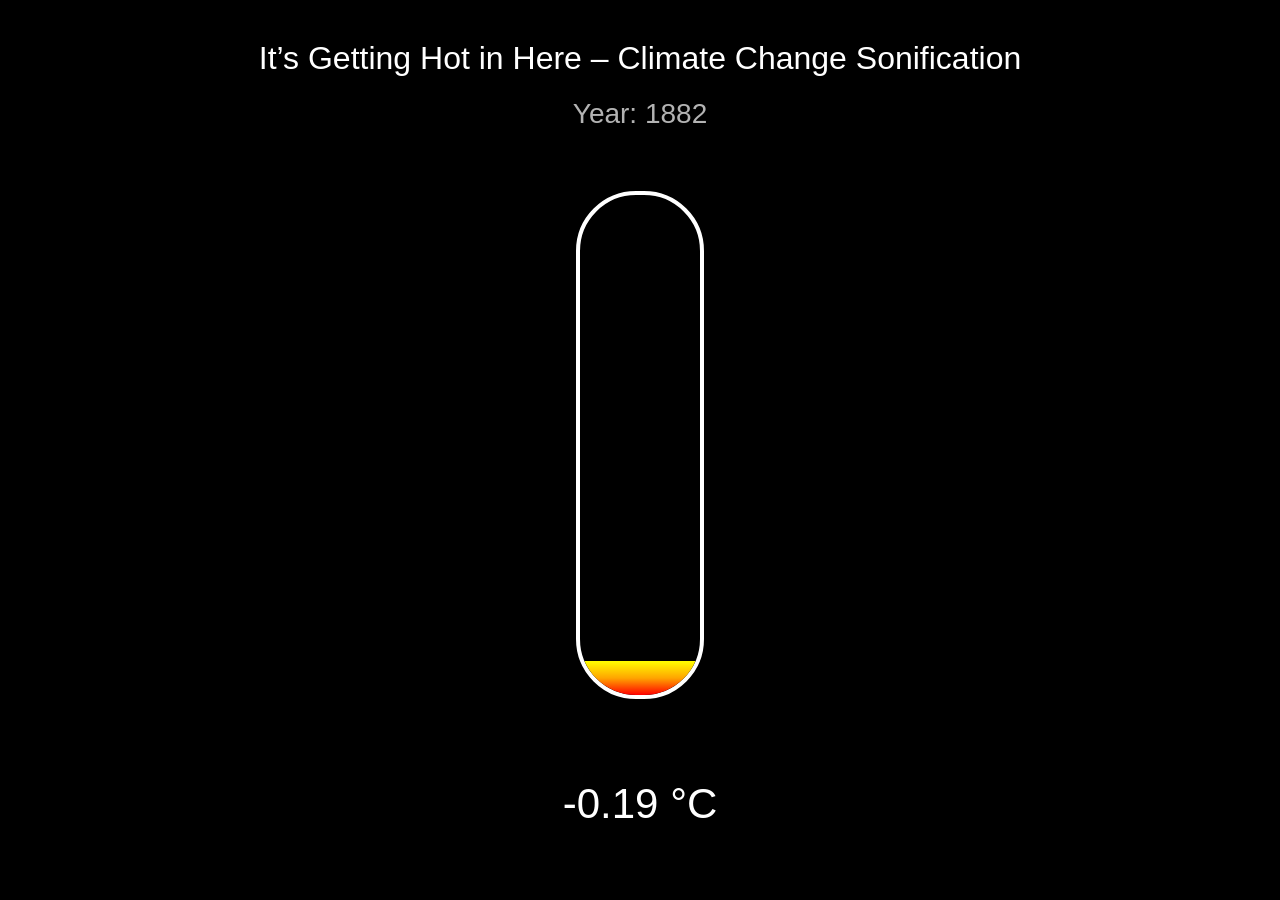
<file: heat/material/thermometer-1880-2080.html>
<!DOCTYPE html>
<html>
<head>
<meta charset="UTF-8">
<title>It’s Getting Hot in Here – Climate Change Sonification</title>

<style>
body {
  background: black;
  color: white;
  font-family: Arial, sans-serif;
  text-align: center;
  margin: 0;
  overflow: hidden;
}

h1 {
  margin-top: 40px;
  font-weight: 300;
}

#year {
  font-size: 28px;
  margin-top: 10px;
  opacity: 0.7;
}

.thermometer-container {
  height: 70vh;
  display: flex;
  justify-content: center;
  align-items: center;
}

.thermometer {
  width: 120px;
  height: 500px;
  border: 4px solid white;
  border-radius: 60px;
  position: relative;
  overflow: hidden;
}

.fill {
  position: absolute;
  bottom: 0;
  width: 100%;
  background: linear-gradient(to top, red, orange, yellow);
  height: 0%;
  transition: height 1s linear;
}

.value {
  font-size: 42px;
  margin-top: 20px;
}
</style>
</head>

<body>

<h1>It’s Getting Hot in Here – Climate Change Sonification</h1>
<div id="year"></div>

<div class="thermometer-container">
  <div class="thermometer">
    <div class="fill" id="fill"></div>
  </div>
</div>

<div class="value" id="value"></div>

<script>

// Temperaturdaten (vereinfachte Kurve 1880–2080)
const years = [];
const temps = [];

for (let y = 1880; y <= 2080; y++) {
  years.push(y);

  // vereinfachtes Modell
  let temp;
  if (y < 1950) {
    temp = -0.2 + (y - 1880) * 0.003;
  } else if (y < 2025) {
    temp = 0.0 + (y - 1950) * 0.015;
  } else {
    temp = 1.2 + (y - 2025) * 0.025;
  }

  temps.push(temp);
}

let index = 0;
const fill = document.getElementById("fill");
const value = document.getElementById("value");
const yearLabel = document.getElementById("year");

function updateThermometer() {

  const temp = temps[index];
  const year = years[index];

  // Skalierung: -0.5 bis +4.0 °C
  const minTemp = -0.5;
  const maxTemp = 4.0;
  const percentage = ((temp - minTemp) / (maxTemp - minTemp)) * 100;

  fill.style.height = percentage + "%";
  value.innerHTML = temp.toFixed(2) + " °C";
  yearLabel.innerHTML = "Year: " + year;

  index++;
  if (index >= years.length) {
    index = 0; // Loop
  }
}

// Geschwindigkeit (alle 0.5 Sekunden ein Jahr)
setInterval(updateThermometer, 500);

updateThermometer();

</script>

</body>
</html>
</file>
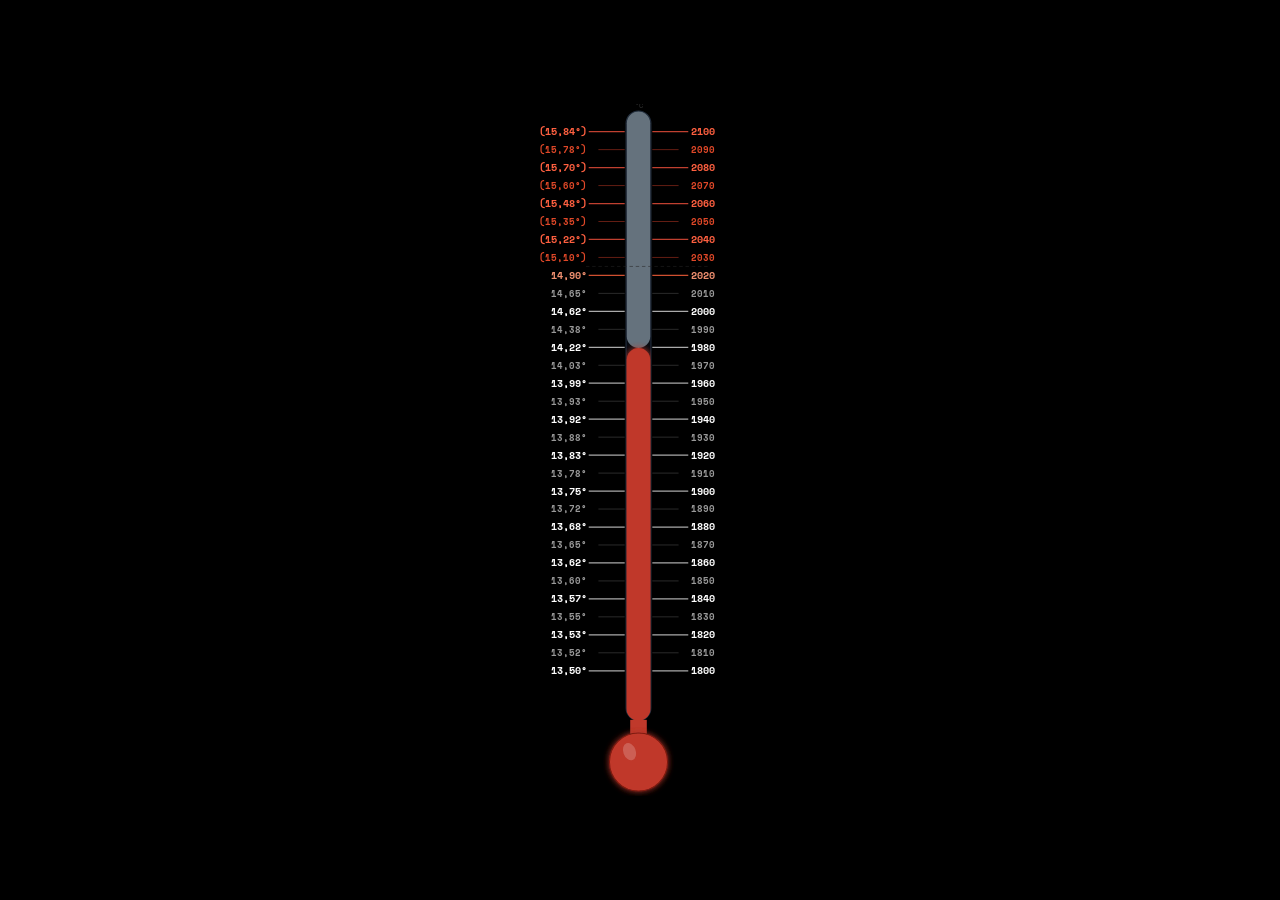
<file: heat/material/weltklima-beamer_v5.html>
<!DOCTYPE html>
<html lang="de">
<head>
<meta charset="UTF-8">
<meta name="viewport" content="width=device-width, initial-scale=1.0">
<title>Weltklima 1800–2100</title>
<link href="https://fonts.googleapis.com/css2?family=Space+Mono:wght@400;700&display=swap" rel="stylesheet">
<style>
* { margin:0; padding:0; box-sizing:border-box; }
html, body {
  width:100%; height:100%;
  background:#000;
  display:flex; align-items:center; justify-content:center;
  overflow:hidden;
}
.slide {
  width: min(100vw, 177.78vh);
  height: min(56.25vw, 100vh);
  background:#000;
  display:flex; align-items:center; justify-content:center;
}
.slide svg { height:96%; width:auto; }
</style>
</head>
<body>
<div class="slide">
<svg viewBox="0 0 480 1000" xmlns="http://www.w3.org/2000/svg">
  <defs>
    <clipPath id="tc">
      <rect x="220" y="10" width="36" height="882" rx="18"/>
    </clipPath>
    <filter id="glow">
      <feGaussianBlur stdDeviation="5" result="b"/>
      <feMerge><feMergeNode in="b"/><feMergeNode in="SourceGraphic"/></feMerge>
    </filter>
  </defs>

  <!-- TUBE -->
  <rect x="220" y="10" width="36" height="882" rx="18"
        fill="#060a10" stroke="#243040" stroke-width="1.5"/>

  <!-- EMPTY ZONE — bright pale blue -->
  <rect x="221" y="11" width="34" height="342" rx="17"
        fill="#cce4f5" opacity="0.48" clip-path="url(#tc)"/>

  <!-- MERCURY -->
  <rect x="221" y="353" width="34" height="540" rx="17"
        fill="#c0392b" clip-path="url(#tc)" filter="url(#glow)"/>

  <!-- NECK -->
  <rect x="226" y="891" width="24" height="20" fill="#c0392b"/>

  <!-- BULB -->
  <circle cx="238" cy="952" r="42"
          fill="#c0392b" stroke="#7f1a10" stroke-width="1.5"
          filter="url(#glow)"/>
  <ellipse cx="225" cy="937" rx="9" ry="13"
           fill="rgba(255,255,255,0.2)" transform="rotate(-20,225,937)"/>

  <!-- unit -->
  <text x="238" y="6" text-anchor="middle" font-family="Space Mono,monospace" font-size="10" fill="#333">°C</text>

  <!--
    ALTERNATING: even row → bright, odd row → dim
    Measured (rows 0–22):    bright=#ffffff  dim=#999999
    Projected red (rows 23+): bright=#ff6040  dim=#e04828
    No dark reds. No abgedunkelte Töne.
    No yellow outlines anywhere.

    Ticks left:  major x1=166 x2=218, minor x1=180 x2=218, stroke #aaa/#666 measured, #c04030/#904030 projected
    Ticks right: major x1=258 x2=310, minor x1=258 x2=296
    Labels left x=164 anchor=end, right x=314 anchor=start
  -->

  <!-- 1800 y=820 row=0 EVEN → MAJOR bright -->
  <line x1="166" y1="820" x2="218" y2="820" stroke="#aaa" stroke-width="1.8"/>
  <text x="164" y="825" text-anchor="end" font-family="Space Mono,monospace" font-size="14" font-weight="700" fill="#ffffff">13,50°</text>
  <line x1="258" y1="820" x2="310" y2="820" stroke="#aaa" stroke-width="1.8"/>
  <text x="314" y="825" font-family="Space Mono,monospace" font-size="14" font-weight="700" fill="#ffffff">1800</text>

  <!-- 1810 y=794 row=1 ODD → minor dim -->
  <line x1="180" y1="794" x2="218" y2="794" stroke="#444" stroke-width="0.9"/>
  <text x="164" y="799" text-anchor="end" font-family="Space Mono,monospace" font-size="13" font-weight="700" fill="#999">13,52°</text>
  <line x1="258" y1="794" x2="296" y2="794" stroke="#444" stroke-width="0.9"/>
  <text x="314" y="799" font-family="Space Mono,monospace" font-size="13" font-weight="700" fill="#999">1810</text>

  <!-- 1820 y=768 row=2 EVEN → MAJOR bright -->
  <line x1="166" y1="768" x2="218" y2="768" stroke="#aaa" stroke-width="1.8"/>
  <text x="164" y="773" text-anchor="end" font-family="Space Mono,monospace" font-size="14" font-weight="700" fill="#ffffff">13,53°</text>
  <line x1="258" y1="768" x2="310" y2="768" stroke="#aaa" stroke-width="1.8"/>
  <text x="314" y="773" font-family="Space Mono,monospace" font-size="14" font-weight="700" fill="#ffffff">1820</text>

  <!-- 1830 y=742 row=3 ODD → minor dim -->
  <line x1="180" y1="742" x2="218" y2="742" stroke="#444" stroke-width="0.9"/>
  <text x="164" y="747" text-anchor="end" font-family="Space Mono,monospace" font-size="13" font-weight="700" fill="#999">13,55°</text>
  <line x1="258" y1="742" x2="296" y2="742" stroke="#444" stroke-width="0.9"/>
  <text x="314" y="747" font-family="Space Mono,monospace" font-size="13" font-weight="700" fill="#999">1830</text>

  <!-- 1840 y=716 row=4 EVEN → MAJOR bright -->
  <line x1="166" y1="716" x2="218" y2="716" stroke="#aaa" stroke-width="1.8"/>
  <text x="164" y="721" text-anchor="end" font-family="Space Mono,monospace" font-size="14" font-weight="700" fill="#ffffff">13,57°</text>
  <line x1="258" y1="716" x2="310" y2="716" stroke="#aaa" stroke-width="1.8"/>
  <text x="314" y="721" font-family="Space Mono,monospace" font-size="14" font-weight="700" fill="#ffffff">1840</text>

  <!-- 1850 y=690 row=5 ODD → minor dim -->
  <line x1="180" y1="690" x2="218" y2="690" stroke="#444" stroke-width="0.9"/>
  <text x="164" y="695" text-anchor="end" font-family="Space Mono,monospace" font-size="13" font-weight="700" fill="#999">13,60°</text>
  <line x1="258" y1="690" x2="296" y2="690" stroke="#444" stroke-width="0.9"/>
  <text x="314" y="695" font-family="Space Mono,monospace" font-size="13" font-weight="700" fill="#999">1850</text>

  <!-- 1860 y=664 row=6 EVEN → MAJOR bright -->
  <line x1="166" y1="664" x2="218" y2="664" stroke="#aaa" stroke-width="1.8"/>
  <text x="164" y="669" text-anchor="end" font-family="Space Mono,monospace" font-size="14" font-weight="700" fill="#ffffff">13,62°</text>
  <line x1="258" y1="664" x2="310" y2="664" stroke="#aaa" stroke-width="1.8"/>
  <text x="314" y="669" font-family="Space Mono,monospace" font-size="14" font-weight="700" fill="#ffffff">1860</text>

  <!-- 1870 y=638 row=7 ODD → minor dim -->
  <line x1="180" y1="638" x2="218" y2="638" stroke="#444" stroke-width="0.9"/>
  <text x="164" y="643" text-anchor="end" font-family="Space Mono,monospace" font-size="13" font-weight="700" fill="#999">13,65°</text>
  <line x1="258" y1="638" x2="296" y2="638" stroke="#444" stroke-width="0.9"/>
  <text x="314" y="643" font-family="Space Mono,monospace" font-size="13" font-weight="700" fill="#999">1870</text>

  <!-- 1880 y=612 row=8 EVEN → MAJOR bright -->
  <line x1="166" y1="612" x2="218" y2="612" stroke="#aaa" stroke-width="1.8"/>
  <text x="164" y="617" text-anchor="end" font-family="Space Mono,monospace" font-size="14" font-weight="700" fill="#ffffff">13,68°</text>
  <line x1="258" y1="612" x2="310" y2="612" stroke="#aaa" stroke-width="1.8"/>
  <text x="314" y="617" font-family="Space Mono,monospace" font-size="14" font-weight="700" fill="#ffffff">1880</text>

  <!-- 1890 y=586 row=9 ODD → minor dim -->
  <line x1="180" y1="586" x2="218" y2="586" stroke="#444" stroke-width="0.9"/>
  <text x="164" y="591" text-anchor="end" font-family="Space Mono,monospace" font-size="13" font-weight="700" fill="#999">13,72°</text>
  <line x1="258" y1="586" x2="296" y2="586" stroke="#444" stroke-width="0.9"/>
  <text x="314" y="591" font-family="Space Mono,monospace" font-size="13" font-weight="700" fill="#999">1890</text>

  <!-- 1900 y=560 row=10 EVEN → MAJOR bright -->
  <line x1="166" y1="560" x2="218" y2="560" stroke="#aaa" stroke-width="1.8"/>
  <text x="164" y="565" text-anchor="end" font-family="Space Mono,monospace" font-size="14" font-weight="700" fill="#ffffff">13,75°</text>
  <line x1="258" y1="560" x2="310" y2="560" stroke="#aaa" stroke-width="1.8"/>
  <text x="314" y="565" font-family="Space Mono,monospace" font-size="14" font-weight="700" fill="#ffffff">1900</text>

  <!-- 1910 y=534 row=11 ODD → minor dim -->
  <line x1="180" y1="534" x2="218" y2="534" stroke="#444" stroke-width="0.9"/>
  <text x="164" y="539" text-anchor="end" font-family="Space Mono,monospace" font-size="13" font-weight="700" fill="#999">13,78°</text>
  <line x1="258" y1="534" x2="296" y2="534" stroke="#444" stroke-width="0.9"/>
  <text x="314" y="539" font-family="Space Mono,monospace" font-size="13" font-weight="700" fill="#999">1910</text>

  <!-- 1920 y=508 row=12 EVEN → MAJOR bright -->
  <line x1="166" y1="508" x2="218" y2="508" stroke="#aaa" stroke-width="1.8"/>
  <text x="164" y="513" text-anchor="end" font-family="Space Mono,monospace" font-size="14" font-weight="700" fill="#ffffff">13,83°</text>
  <line x1="258" y1="508" x2="310" y2="508" stroke="#aaa" stroke-width="1.8"/>
  <text x="314" y="513" font-family="Space Mono,monospace" font-size="14" font-weight="700" fill="#ffffff">1920</text>

  <!-- 1930 y=482 row=13 ODD → minor dim -->
  <line x1="180" y1="482" x2="218" y2="482" stroke="#444" stroke-width="0.9"/>
  <text x="164" y="487" text-anchor="end" font-family="Space Mono,monospace" font-size="13" font-weight="700" fill="#999">13,88°</text>
  <line x1="258" y1="482" x2="296" y2="482" stroke="#444" stroke-width="0.9"/>
  <text x="314" y="487" font-family="Space Mono,monospace" font-size="13" font-weight="700" fill="#999">1930</text>

  <!-- 1940 y=456 row=14 EVEN → MAJOR bright -->
  <line x1="166" y1="456" x2="218" y2="456" stroke="#aaa" stroke-width="1.8"/>
  <text x="164" y="461" text-anchor="end" font-family="Space Mono,monospace" font-size="14" font-weight="700" fill="#ffffff">13,92°</text>
  <line x1="258" y1="456" x2="310" y2="456" stroke="#aaa" stroke-width="1.8"/>
  <text x="314" y="461" font-family="Space Mono,monospace" font-size="14" font-weight="700" fill="#ffffff">1940</text>

  <!-- 1950 y=430 row=15 ODD → minor dim -->
  <line x1="180" y1="430" x2="218" y2="430" stroke="#444" stroke-width="0.9"/>
  <text x="164" y="435" text-anchor="end" font-family="Space Mono,monospace" font-size="13" font-weight="700" fill="#999">13,93°</text>
  <line x1="258" y1="430" x2="296" y2="430" stroke="#444" stroke-width="0.9"/>
  <text x="314" y="435" font-family="Space Mono,monospace" font-size="13" font-weight="700" fill="#999">1950</text>

  <!-- 1960 y=404 row=16 EVEN → MAJOR bright -->
  <line x1="166" y1="404" x2="218" y2="404" stroke="#aaa" stroke-width="1.8"/>
  <text x="164" y="409" text-anchor="end" font-family="Space Mono,monospace" font-size="14" font-weight="700" fill="#ffffff">13,99°</text>
  <line x1="258" y1="404" x2="310" y2="404" stroke="#aaa" stroke-width="1.8"/>
  <text x="314" y="409" font-family="Space Mono,monospace" font-size="14" font-weight="700" fill="#ffffff">1960</text>

  <!-- 1970 y=378 row=17 ODD → minor dim -->
  <line x1="180" y1="378" x2="218" y2="378" stroke="#444" stroke-width="0.9"/>
  <text x="164" y="383" text-anchor="end" font-family="Space Mono,monospace" font-size="13" font-weight="700" fill="#999">14,03°</text>
  <line x1="258" y1="378" x2="296" y2="378" stroke="#444" stroke-width="0.9"/>
  <text x="314" y="383" font-family="Space Mono,monospace" font-size="13" font-weight="700" fill="#999">1970</text>

  <!-- 1980 y=352 row=18 EVEN → MAJOR bright -->
  <line x1="166" y1="352" x2="218" y2="352" stroke="#aaa" stroke-width="1.8"/>
  <text x="164" y="357" text-anchor="end" font-family="Space Mono,monospace" font-size="14" font-weight="700" fill="#ffffff">14,22°</text>
  <line x1="258" y1="352" x2="310" y2="352" stroke="#aaa" stroke-width="1.8"/>
  <text x="314" y="357" font-family="Space Mono,monospace" font-size="14" font-weight="700" fill="#ffffff">1980</text>

  <!-- 1990 y=326 row=19 ODD → minor dim -->
  <line x1="180" y1="326" x2="218" y2="326" stroke="#444" stroke-width="0.9"/>
  <text x="164" y="331" text-anchor="end" font-family="Space Mono,monospace" font-size="13" font-weight="700" fill="#999">14,38°</text>
  <line x1="258" y1="326" x2="296" y2="326" stroke="#444" stroke-width="0.9"/>
  <text x="314" y="331" font-family="Space Mono,monospace" font-size="13" font-weight="700" fill="#999">1990</text>

  <!-- 2000 y=300 row=20 EVEN → MAJOR bright -->
  <line x1="166" y1="300" x2="218" y2="300" stroke="#aaa" stroke-width="1.8"/>
  <text x="164" y="305" text-anchor="end" font-family="Space Mono,monospace" font-size="14" font-weight="700" fill="#ffffff">14,62°</text>
  <line x1="258" y1="300" x2="310" y2="300" stroke="#aaa" stroke-width="1.8"/>
  <text x="314" y="305" font-family="Space Mono,monospace" font-size="14" font-weight="700" fill="#ffffff">2000</text>

  <!-- 2010 y=274 row=21 ODD → minor dim -->
  <line x1="180" y1="274" x2="218" y2="274" stroke="#444" stroke-width="0.9"/>
  <text x="164" y="279" text-anchor="end" font-family="Space Mono,monospace" font-size="13" font-weight="700" fill="#999">14,65°</text>
  <line x1="258" y1="274" x2="296" y2="274" stroke="#444" stroke-width="0.9"/>
  <text x="314" y="279" font-family="Space Mono,monospace" font-size="13" font-weight="700" fill="#999">2010</text>

  <!-- 2020 y=248 row=22 EVEN → MAJOR, last measured warm highlight -->
  <line x1="166" y1="248" x2="218" y2="248" stroke="#d05030" stroke-width="2"/>
  <text x="164" y="253" text-anchor="end" font-family="Space Mono,monospace" font-size="14" font-weight="700" fill="#f09070">14,90°</text>
  <line x1="258" y1="248" x2="310" y2="248" stroke="#d05030" stroke-width="2"/>
  <text x="314" y="253" font-family="Space Mono,monospace" font-size="14" font-weight="700" fill="#f09070">2020</text>

  <!-- divider -->
  <line x1="162" y1="235" x2="338" y2="235" stroke="#252525" stroke-width="0.8" stroke-dasharray="5 4"/>

  <!-- ═══ ALL PROJECTED VALUES — red from 2030 onward ═══
       Alternating: even row → #ff6040 (bright red)  odd row → #e04828 (slightly less bright but still clearly red, NOT dark)
       Ticks: #c04030 major / #a03020 minor
       No abgedunkelte Töne — both shades stay clearly luminous red.
  -->

  <!-- 2030 y=222 row=23 ODD → minor -->
  <line x1="180" y1="222" x2="218" y2="222" stroke="#a03020" stroke-width="0.9"/>
  <text x="164" y="227" text-anchor="end" font-family="Space Mono,monospace" font-size="13" font-weight="700" fill="#e04828">(15,10°)</text>
  <line x1="258" y1="222" x2="296" y2="222" stroke="#a03020" stroke-width="0.9"/>
  <text x="314" y="227" font-family="Space Mono,monospace" font-size="13" font-weight="700" fill="#e04828">2030</text>

  <!-- 2040 y=196 row=24 EVEN → MAJOR -->
  <line x1="166" y1="196" x2="218" y2="196" stroke="#c04030" stroke-width="1.8"/>
  <text x="164" y="201" text-anchor="end" font-family="Space Mono,monospace" font-size="14" font-weight="700" fill="#ff6040">(15,22°)</text>
  <line x1="258" y1="196" x2="310" y2="196" stroke="#c04030" stroke-width="1.8"/>
  <text x="314" y="201" font-family="Space Mono,monospace" font-size="14" font-weight="700" fill="#ff6040">2040</text>

  <!-- 2050 y=170 row=25 ODD → minor -->
  <line x1="180" y1="170" x2="218" y2="170" stroke="#a03020" stroke-width="0.9"/>
  <text x="164" y="175" text-anchor="end" font-family="Space Mono,monospace" font-size="13" font-weight="700" fill="#e04828">(15,35°)</text>
  <line x1="258" y1="170" x2="296" y2="170" stroke="#a03020" stroke-width="0.9"/>
  <text x="314" y="175" font-family="Space Mono,monospace" font-size="13" font-weight="700" fill="#e04828">2050</text>

  <!-- 2060 y=144 row=26 EVEN → MAJOR -->
  <line x1="166" y1="144" x2="218" y2="144" stroke="#c04030" stroke-width="1.8"/>
  <text x="164" y="149" text-anchor="end" font-family="Space Mono,monospace" font-size="14" font-weight="700" fill="#ff6040">(15,48°)</text>
  <line x1="258" y1="144" x2="310" y2="144" stroke="#c04030" stroke-width="1.8"/>
  <text x="314" y="149" font-family="Space Mono,monospace" font-size="14" font-weight="700" fill="#ff6040">2060</text>

  <!-- 2070 y=118 row=27 ODD → minor -->
  <line x1="180" y1="118" x2="218" y2="118" stroke="#a03020" stroke-width="0.9"/>
  <text x="164" y="123" text-anchor="end" font-family="Space Mono,monospace" font-size="13" font-weight="700" fill="#e04828">(15,60°)</text>
  <line x1="258" y1="118" x2="296" y2="118" stroke="#a03020" stroke-width="0.9"/>
  <text x="314" y="123" font-family="Space Mono,monospace" font-size="13" font-weight="700" fill="#e04828">2070</text>



  <!-- 2080 y=92 row=28 EVEN → #ff6040, MAJOR -->
  <line x1="166" y1="92" x2="218" y2="92" stroke="#c04030" stroke-width="1.8"/>
  <text x="164" y="97" text-anchor="end" font-family="Space Mono,monospace" font-size="14" font-weight="700" fill="#ff6040">(15,70°)</text>
  <line x1="258" y1="92" x2="310" y2="92" stroke="#c04030" stroke-width="1.8"/>
  <text x="314" y="97" font-family="Space Mono,monospace" font-size="14" font-weight="700" fill="#ff6040">2080</text>

  <!-- 2090 y=66 row=29 ODD → #e04828 -->
  <line x1="180" y1="66" x2="218" y2="66" stroke="#a03020" stroke-width="0.9"/>
  <text x="164" y="71" text-anchor="end" font-family="Space Mono,monospace" font-size="13" font-weight="700" fill="#e04828">(15,78°)</text>
  <line x1="258" y1="66" x2="296" y2="66" stroke="#a03020" stroke-width="0.9"/>
  <text x="314" y="71" font-family="Space Mono,monospace" font-size="13" font-weight="700" fill="#e04828">2090</text>

  <!-- 2100 y=40 row=30 EVEN → #ff6040, MAJOR -->
  <line x1="166" y1="40" x2="218" y2="40" stroke="#c04030" stroke-width="1.8"/>
  <text x="164" y="45" text-anchor="end" font-family="Space Mono,monospace" font-size="14" font-weight="700" fill="#ff6040">(15,84°)</text>
  <line x1="258" y1="40" x2="310" y2="40" stroke="#c04030" stroke-width="1.8"/>
  <text x="314" y="45" font-family="Space Mono,monospace" font-size="14" font-weight="700" fill="#ff6040">2100</text>

</svg>
</div>
</body>
</html>
</file>
<file: site.css>
:root {
  --bg: #08130e;
  --bg-2: #0f1f17;
  --panel: rgba(0, 0, 0, 0.35);
  --text: #d9ffe8;
  --muted: #8fb8a0;
  --accent: #8affc1;
  --line: #3cff9b;
  --warm: #ff8a5c;
}

* { box-sizing: border-box; }

html, body { margin: 0; }
html { background: var(--bg); }

body {
  background: var(--bg) radial-gradient(circle at 50% 0, var(--bg-2), var(--bg) 900px) no-repeat;
  min-height: 100vh;
  color: var(--text);
  font-family: "Space Mono", ui-monospace, Menlo, Consolas, monospace;
  line-height: 1.6;
  padding: 48px 16px 64px;
}

main { max-width: 860px; margin: 0 auto; }

a { color: var(--accent); text-decoration: none; border-bottom: 1px solid rgba(138, 255, 193, 0.3); }
a:hover { border-bottom-color: var(--accent); }

.crumbs { font-size: 13px; color: var(--muted); margin-bottom: 32px; }
.crumbs a { border: 0; }

h1 { font-size: clamp(28px, 6vw, 44px); letter-spacing: 0.06em; line-height: 1.1; margin: 0 0 12px; }
h2 { color: var(--accent); margin: 56px 0 16px; font-size: 20px; letter-spacing: 0.04em; }
h3 { margin: 0 0 4px; font-size: 16px; }

.lead { color: var(--muted); max-width: 640px; }

.cards { display: grid; grid-template-columns: repeat(auto-fit, minmax(240px, 1fr)); gap: 16px; }
.card {
  display: block;
  background: var(--panel);
  border: 1px solid rgba(60, 255, 155, 0.18);
  border-left: 3px solid var(--line);
  padding: 20px;
  color: var(--text);
}
.card:hover { border-color: var(--line); }
.card p { margin: 6px 0 0; color: var(--muted); font-size: 14px; }
.card.warm { border-left-color: var(--warm); }

.timeline { list-style: none; padding: 0; margin: 0; border-left: 2px solid rgba(60, 255, 155, 0.25); }
.timeline li { position: relative; padding: 0 0 28px 24px; }
.timeline li::before {
  content: ""; position: absolute; left: -7px; top: 6px;
  width: 12px; height: 12px; border-radius: 50%;
  background: var(--bg); border: 2px solid var(--muted);
}
.timeline li.key::before { background: var(--line); border-color: var(--line); }
.timeline li.final::before { background: var(--warm); border-color: var(--warm); }
.timeline .ver { font-weight: 700; }
.timeline p { margin: 4px 0 6px; color: var(--muted); font-size: 14px; }
.timeline .links { font-size: 13px; }
.tag {
  display: inline-block; font-size: 11px; letter-spacing: 0.08em; text-transform: uppercase;
  padding: 1px 6px; margin-left: 6px; border: 1px solid currentColor; vertical-align: 2px;
}
.tag.key { color: var(--line); }
.tag.final { color: var(--warm); }

pre {
  background: rgba(0, 0, 0, 0.45);
  border-left: 3px solid var(--line);
  padding: 20px;
  overflow-x: auto;
  font-size: 13px;
  line-height: 1.5;
}

footer { margin-top: 72px; font-size: 12px; color: var(--muted); }

button {
  font: inherit; font-size: 13px; color: var(--accent); background: transparent;
  border: 1px solid rgba(138, 255, 193, 0.4); padding: 2px 10px; cursor: pointer;
}
button:hover { border-color: var(--accent); }
code { color: var(--accent); }
footer .copy { display: inline-block; margin-top: 12px; opacity: 0.85; }

.sources { margin: 0; }
.sources dt { font-weight: 700; margin-top: 20px; }
.sources dt span { font-weight: 400; color: var(--muted); font-size: 13px; }
.sources dd { margin: 4px 0 0; color: var(--muted); font-size: 14px; }

.timeline .dates { display: flex; flex-wrap: wrap; gap: 4px 18px; font-size: 12px; color: var(--text); margin-top: 2px; }
.timeline .dates b { font-weight: 400; color: var(--muted); text-transform: uppercase; letter-spacing: 0.08em; font-size: 11px; margin-right: 4px; }

.videos { display: grid; grid-template-columns: 1.58fr 1fr; gap: 16px; margin-top: 16px; }
.video { position: relative; aspect-ratio: 16 / 9; background: #000; border: 1px solid rgba(60, 255, 155, 0.18); }
.video.short { aspect-ratio: 9 / 16; grid-column: 2; grid-row: 1 / span 2; }
.video iframe { position: absolute; inset: 0; width: 100%; height: 100%; border: 0; }
@media (max-width: 640px) {
  .videos { grid-template-columns: 1fr; }
  .video.short { grid-column: auto; grid-row: auto; width: min(100%, 320px); justify-self: center; }
}
</file>
<file: heat/live/style.css>
html, body {
  margin: 0;
  padding: 0;
  min-height: 100%;
}

body {
  background: hsl(135, 78%, 14%);
  color: #f5f0e6;
  font-family: Arial, Helvetica, sans-serif;
  transition:
    background-color 1.2s ease,
    box-shadow 1.2s ease,
    color 0.8s ease;
}

.poster {
  min-height: 100vh;
  box-sizing: border-box;
  padding: 2.2vh 4vw 2.4vh 4vw;
  display: grid;
  grid-template-rows: auto auto auto 1fr auto;
  row-gap: 1vh;
}

.poster-header {
  text-align: center;
}

.series-title {
  font-size: clamp(12px, 1vw, 22px);
  letter-spacing: 0.28em;
  text-transform: uppercase;
  opacity: 0.72;
  margin-bottom: 0.35rem;
}

.main-title {
  margin: 0;
  font-size: clamp(54px, 8.6vw, 150px);
  line-height: 0.9;
  letter-spacing: 0.12em;
  text-transform: uppercase;
  color: #fff1cf;
  text-shadow: 0 0 18px rgba(255, 150, 50, 0.12);
}

.year-section {
  display: flex;
  align-items: flex-start;
  justify-content: center;
  min-height: 17vh;
}

.year-display {
  font-size: clamp(140px, 24vw, 420px);
  line-height: 0.8;
  letter-spacing: 0.04em;
  color: #fff6e8;
  text-transform: uppercase;
  transform: translateY(-16px);
  transition:
    color 1s ease,
    text-shadow 1s ease,
    transform 1s ease,
    font-family 0.5s ease,
    letter-spacing 0.5s ease;
}

.year-display.epoch-1 {
  font-family: Georgia, "Times New Roman", serif;
  font-weight: 700;
  letter-spacing: 0.03em;
}

.year-display.epoch-2 {
  font-family: "Trebuchet MS", Arial, sans-serif;
  font-weight: 700;
  letter-spacing: 0.05em;
}

.year-display.epoch-3 {
  font-family: "Arial Black", Arial, sans-serif;
  font-weight: 900;
  letter-spacing: 0.05em;
}

.year-display.epoch-4 {
  font-family: Impact, "Arial Black", sans-serif;
  font-weight: 900;
  letter-spacing: 0.06em;
}

.year-display.epoch-5 {
  font-family: "Arial Black", Impact, sans-serif;
  font-weight: 900;
  letter-spacing: 0.11em;
  transform: translateY(-20px) scaleY(1.08);
  filter: contrast(1.05);
}

.thermo-row {
  display: flex;
  justify-content: center;
  align-items: flex-start;
  gap: clamp(28px, 5vw, 104px);
  min-height: 42vh;
  margin-top: -2.8vh;
}

.thermo-col {
  width: min(18vw, 180px);
  display: flex;
  flex-direction: column;
  align-items: center;
}

.thermo-heading {
  width: 100%;
  min-height: 2.8em;
  display: flex;
  align-items: flex-end;
  justify-content: center;
  text-align: center;
  margin-bottom: 12px;
  font-size: clamp(13px, 1vw, 21px);
  line-height: 1.15;
  letter-spacing: 0.12em;
  text-transform: uppercase;
  opacity: 0.78;
}

.thermo-heading-stack {
  flex-direction: column;
  align-items: center;
  justify-content: flex-end;
  gap: 2px;
}

.thermo-shell {
  width: clamp(46px, 5vw, 78px);
  height: min(42vh, 470px);
  border-radius: 999px;
  border: 3px solid rgba(255, 245, 225, 0.95);
  box-sizing: border-box;
  overflow: hidden;
  display: flex;
  align-items: flex-end;
  justify-content: center;
  background: rgba(244, 239, 228, 0.12);
}

.thermo-bio-shell {
  background: hsl(112, 92%, 64%);
  box-shadow: inset 0 0 22px rgba(220, 255, 190, 0.36);
}

.thermo-fill {
  width: 100%;
  height: 10%;
  transition:
    height 1s ease,
    background-color 1s ease,
    box-shadow 1s ease,
    opacity 1s ease;
}

.bio-loss {
  background: rgba(244, 239, 228, 0.14);
}

.thermo-reading {
  margin-top: 12px;
  min-height: 1.4em;
  text-align: center;
  font-size: clamp(18px, 1.45vw, 28px);
  color: #fff8ea;
  font-variant-numeric: tabular-nums;
}

.thermo-reading-big {
  margin-top: 18px;
  font-size: clamp(32px, 2.7vw, 58px);
  font-weight: 800;
  color: #fff3d4;
}

.info-box {
  width: min(72vw, 760px);
  margin: 0 auto;
  padding: 18px 22px 20px 22px;
  box-sizing: border-box;
  border: 1px solid rgba(255, 238, 208, 0.26);
  background: rgba(0, 0, 0, 0.18);
  backdrop-filter: blur(3px);
}

.info-grid {
  display: grid;
  grid-template-columns: 1fr 1fr;
  gap: 18px 26px;
}

.info-item {
  display: flex;
  justify-content: center;
}

.info-inner {
  width: min(100%, 270px);
}

.info-head {
  display: grid;
  grid-template-columns: 1fr auto;
  column-gap: 14px;
  align-items: start;
}

.info-label {
  font-size: clamp(12px, 0.95vw, 18px);
  text-transform: uppercase;
  letter-spacing: 0.1em;
  opacity: 0.74;
}

.info-value {
  font-size: clamp(18px, 1.55vw, 28px);
  text-align: right;
  font-variant-numeric: tabular-nums;
  color: #fff8ea;
  white-space: nowrap;
}

.info-note {
  margin-top: 5px;
  font-size: clamp(12px, 0.9vw, 16px);
  line-height: 1.35;
  opacity: 0.82;
  color: #f0eadf;
  text-align: justify;
  text-align-last: justify;
  text-justify: inter-word;
  overflow-wrap: break-word;
}

.poster-footer {
  width: min(78vw, 860px);
  margin: 0 auto;
  padding-top: 6px;
  display: grid;
  row-gap: 8px;
}

.funding-note {
  text-align: center;
  font-size: clamp(11px, 0.9vw, 15px);
  line-height: 1.35;
  opacity: 0.68;
}

.logo-strip {
  background: #ffffff;
  padding: 10px 16px;
  border-radius: 2px;
}

.logo-row {
  display: flex;
  justify-content: center;
  align-items: center;
  gap: 20px;
  flex-wrap: nowrap;
}

.logo-slot {
  display: flex;
  align-items: center;
  justify-content: center;
}

.logo-slot-fabcity {
  width: 130px;
  height: 34px;
}

/* 🔧 nur leicht vergrößert (+ ca. 15%) */
.logo-slot-bkm {
  width: 250px;
  height: 60px;
}

.logo-img {
  max-width: 100%;
  max-height: 100%;
  object-fit: contain;
  display: block;
}

@media (max-width: 820px) {
  .thermo-row {
    gap: 18px;
    margin-top: -1.6vh;
  }

  .thermo-col {
    width: 28vw;
  }

  .info-box,
  .poster-footer {
    width: min(92vw, 760px);
  }

  .info-grid {
    grid-template-columns: 1fr 1fr;
    gap: 14px 18px;
  }

  .info-inner {
    width: min(100%, 240px);
  }

  .logo-row {
    gap: 14px;
  }

  .logo-slot-fabcity {
    width: 110px;
    height: 30px;
  }

  .logo-slot-bkm {
    width: 280px;
    height: 70px;
  }
}
</file>
